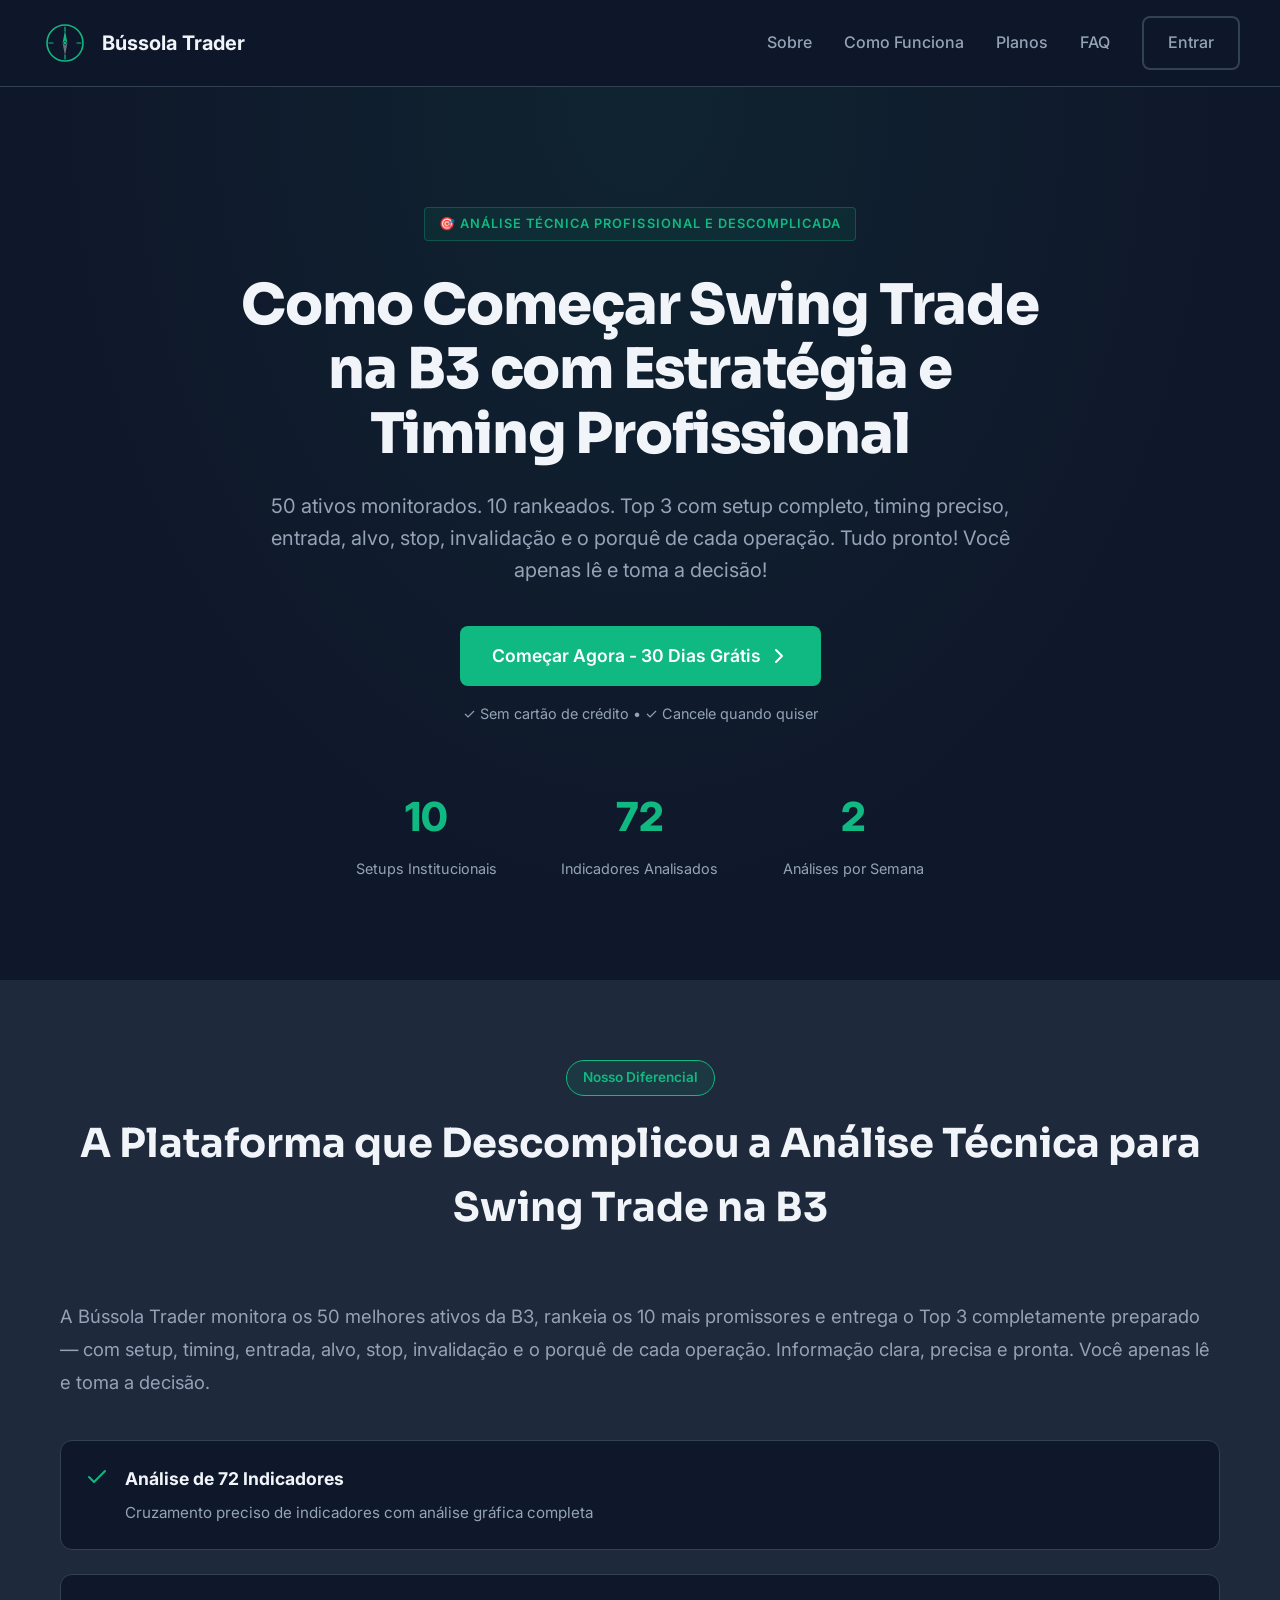
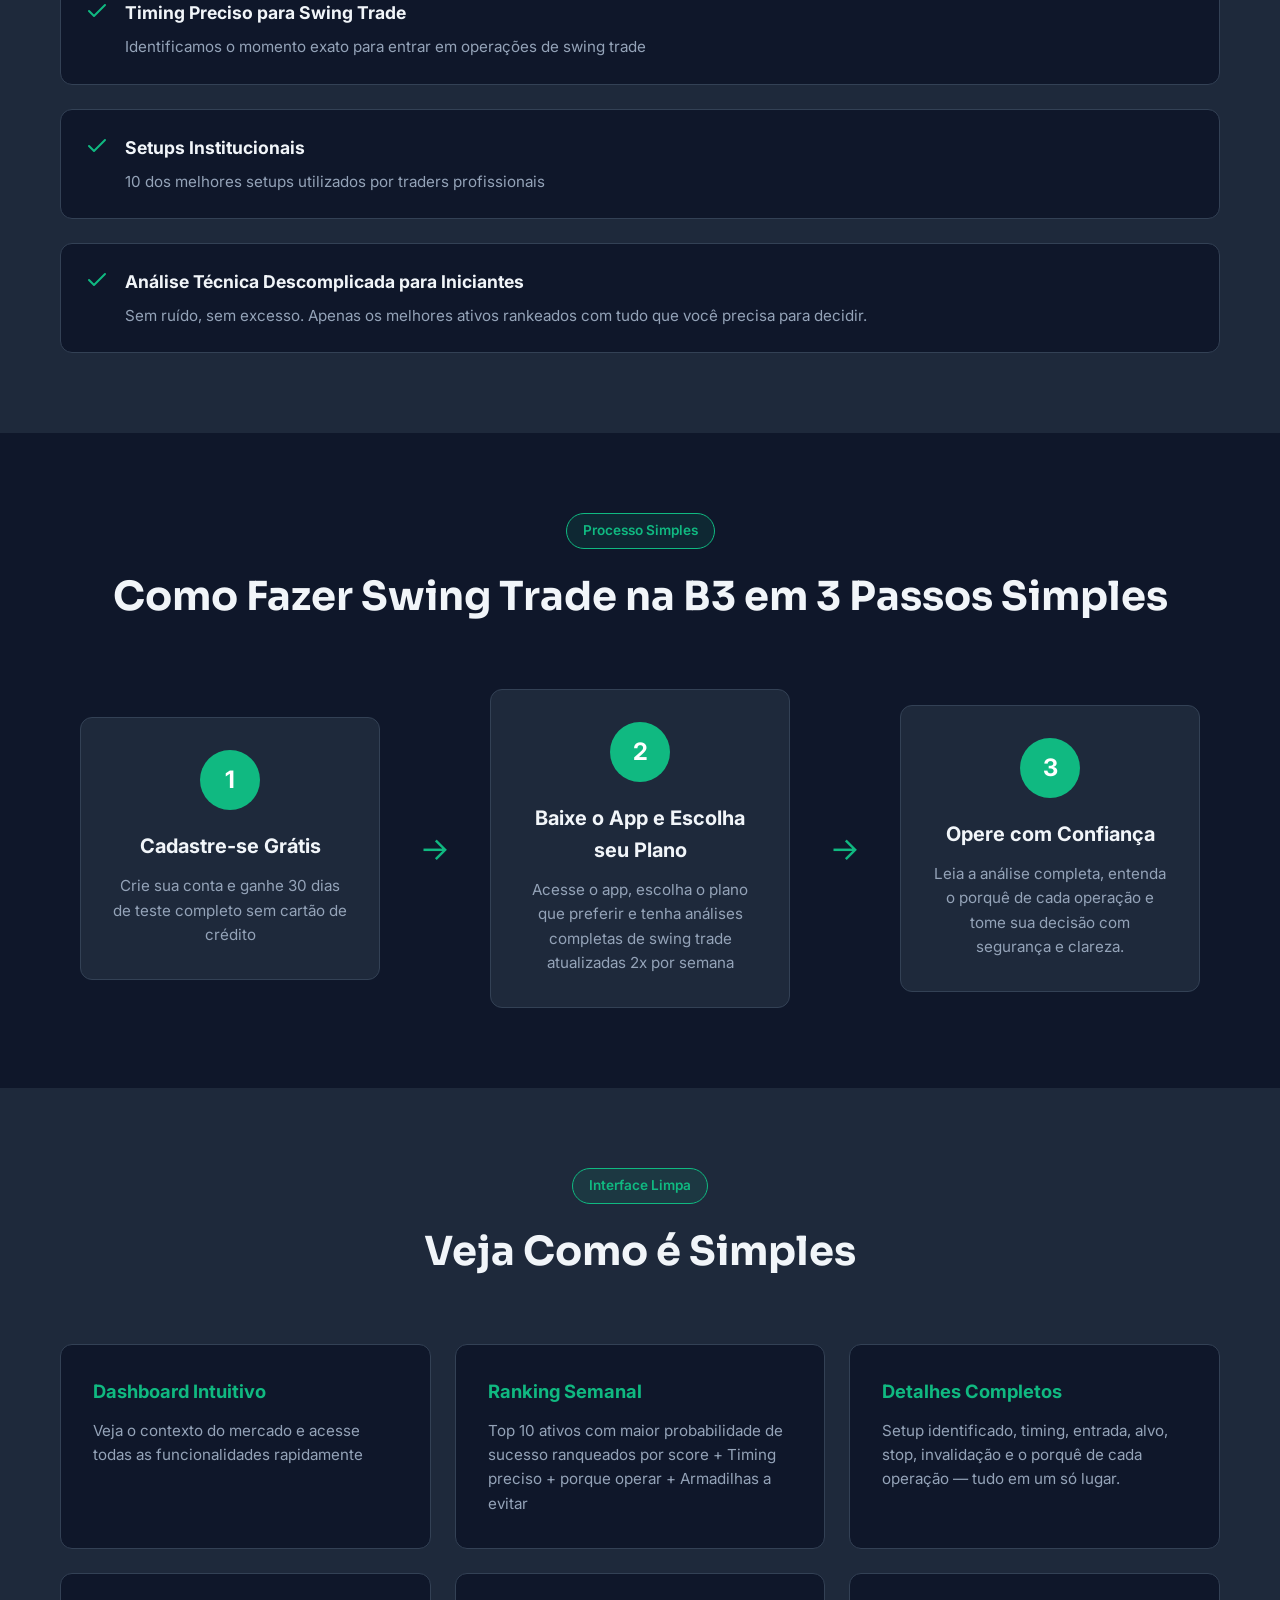
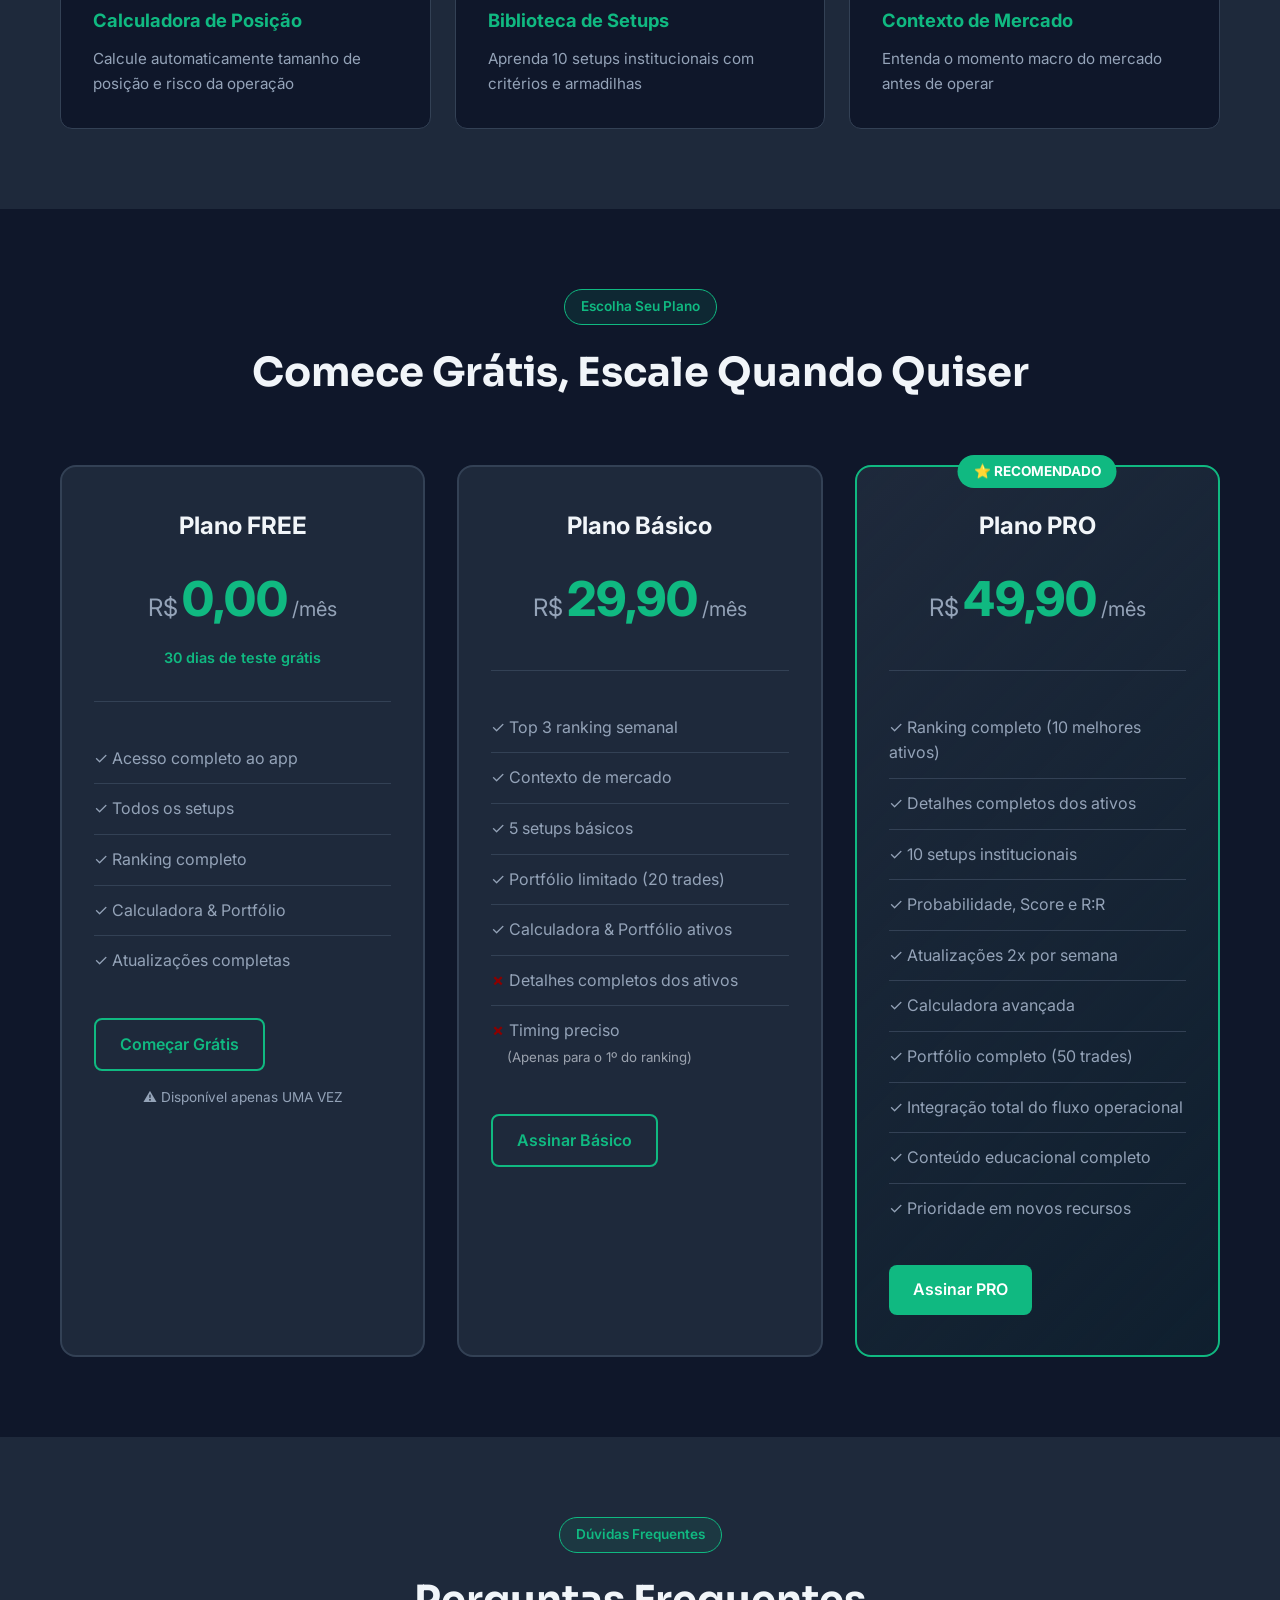
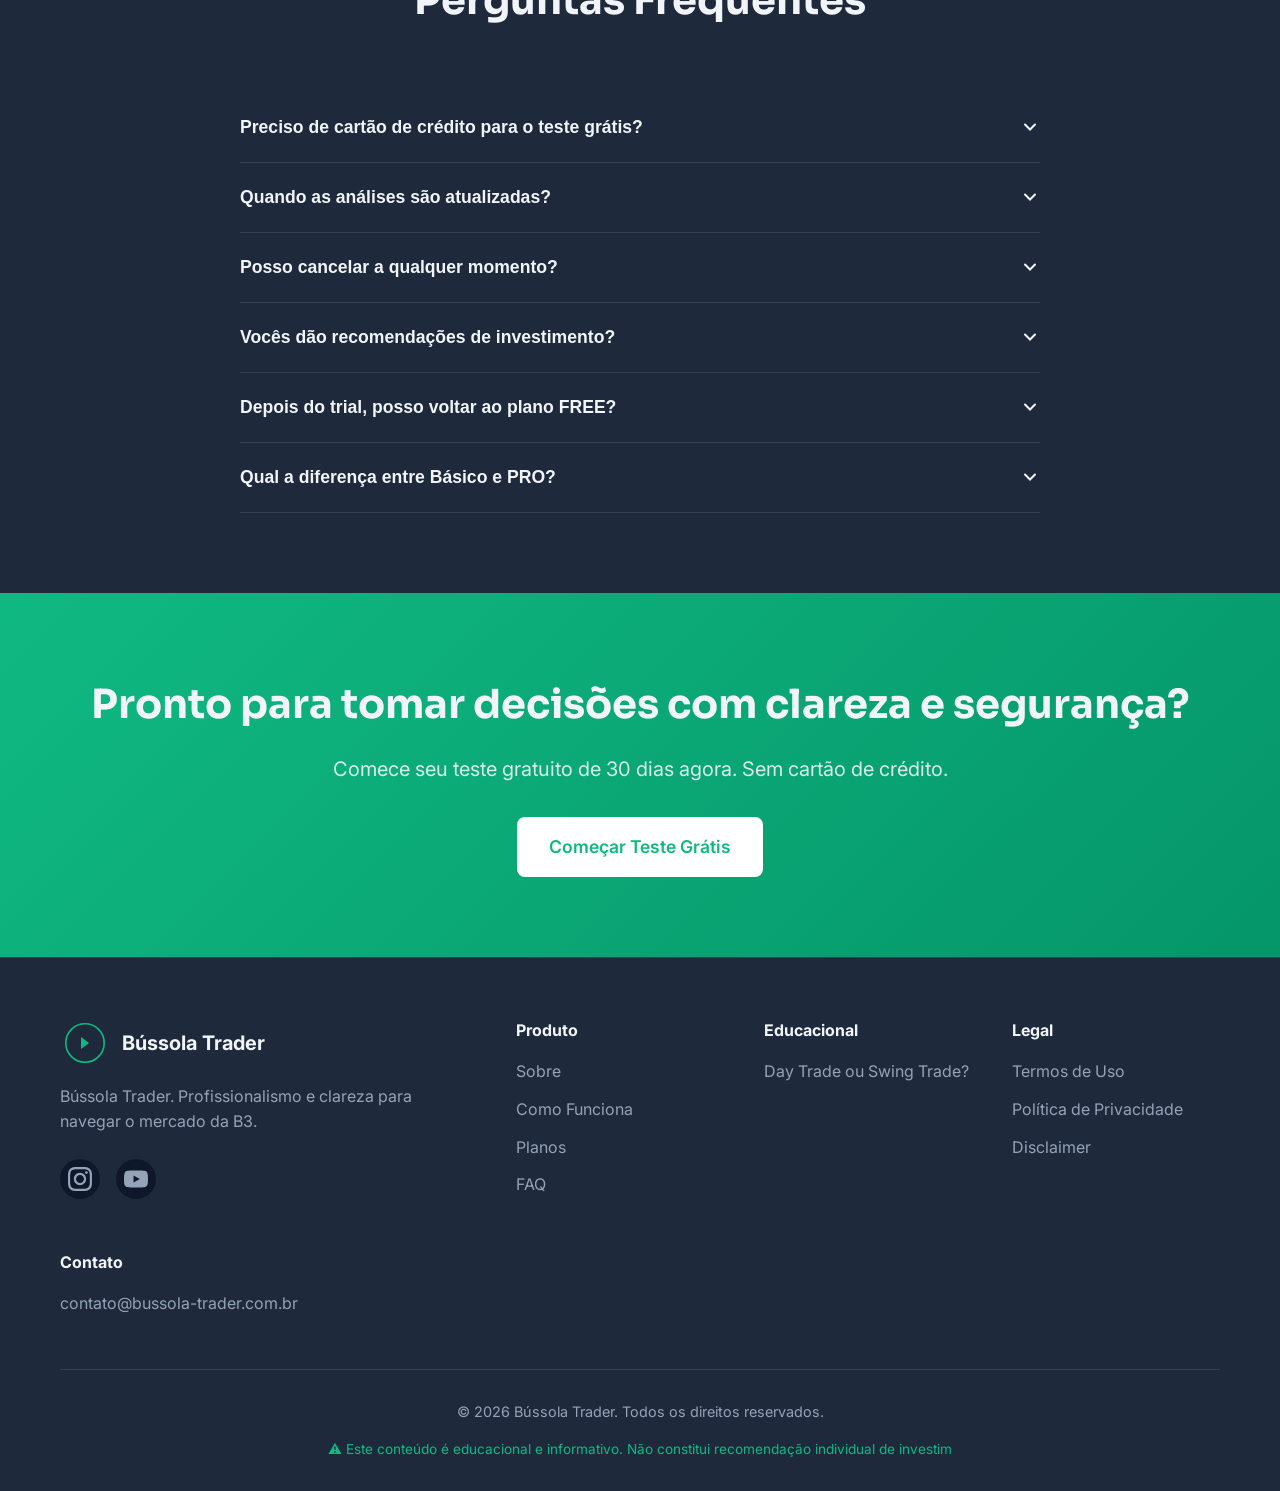
<file: index.html>
<!DOCTYPE html>
<html lang="pt-BR">
<head>
    <meta charset="UTF-8">
    <meta name="viewport" content="width=device-width, initial-scale=1.0">
    <meta name="description" content="Quer saber como começar swing trade na B3 sem complicação? A Bússola Trader entrega análises técnicas completas, ranking dos melhores ativos e timing preciso 2x por semana. Teste grátis por 30 dias.">
    <title>Bússola Trader | Como Começar Swing Trade na B3 com Estratégia e Timing</title>

    <!-- Open Graph -->
    <meta property="og:title" content="Bússola Trader | Como Começar Swing Trade na B3 com Estratégia e Timing">
    <meta property="og:description" content="Análises técnicas completas de ações da B3, 2x por semana. Score proprietário, timing preciso e setups institucionais. Comece grátis por 30 dias.">
    <meta property="og:url" content="https://www.bussola-trader.com.br/">
    <meta property="og:type" content="website">
    <meta property="og:site_name" content="Bússola Trader">

    <!-- Google tag (gtag.js) -->
    <script async src="https://www.googletagmanager.com/gtag/js?id=G-F1XJDC59D6"></script>
    <script>
      window.dataLayer = window.dataLayer || [];
      function gtag(){dataLayer.push(arguments);}
      gtag('js', new Date());
      gtag('config', 'G-F1XJDC59D6');
    </script>
    <link rel="icon" type="image/x-icon" href="/favicon.ico">
    <link rel="icon" type="image/png" sizes="32x32" href="/favicon-32x32.png">
    <link rel="icon" type="image/png" sizes="16x16" href="/favicon-16x16.png">
    <link rel="apple-touch-icon" sizes="180x180" href="/apple-touch-icon.png">
    <link rel="stylesheet" href="styles.css">
    <link rel="preconnect" href="https://fonts.googleapis.com">
    <link rel="preconnect" href="https://fonts.gstatic.com" crossorigin>
    <link href="https://fonts.googleapis.com/css2?family=Inter:wght@300;400;500;600;700;800&family=Sora:wght@700;800&display=swap" rel="stylesheet">
</head>
<body>
    <!-- Header -->
    <header class="header">
        <nav class="nav container">
            <div class="nav-logo">
                <div class="logo-circle">
                    <svg width="40" height="40" viewBox="0 0 100 100" fill="none" xmlns="http://www.w3.org/2000/svg">
                        <circle cx="50" cy="50" r="45" stroke="#10B981" stroke-width="4"/>
                        <circle cx="50" cy="50" r="4" fill="#10B981"/>
                        <line x1="50" y1="10" x2="50" y2="20" stroke="#10B981" stroke-width="3" stroke-linecap="round"/>
                        <line x1="50" y1="80" x2="50" y2="90" stroke="#10B981" stroke-width="3" stroke-linecap="round"/>
                        <line x1="10" y1="50" x2="20" y2="50" stroke="#10B981" stroke-width="3" stroke-linecap="round"/>
                        <line x1="80" y1="50" x2="90" y2="50" stroke="#10B981" stroke-width="3" stroke-linecap="round"/>
                        <polygon points="50,18 56,50 50,44 44,50" fill="#10B981"/>
                        <polygon points="50,82 44,50 50,56 56,50" fill="#6B7280"/>
                    </svg>
                </div>
                <span class="logo-text">Bússola Trader</span>
            </div>
            <div class="nav-links">
                <a href="#sobre">Sobre</a>
                <a href="#como-funciona">Como Funciona</a>
                <a href="#planos">Planos</a>
                <a href="#faq">FAQ</a>
                <a href="https://app.bussola-trader.com.br/login" class="btn-secondary">Entrar</a>
            </div>
            <button class="mobile-menu-btn" id="mobileMenuBtn">
                <span></span>
                <span></span>
                <span></span>
            </button>
        </nav>
    </header>

    <!-- Hero Section -->
    <section class="hero">
        <div class="container">
            <div class="hero-content">
                <div class="hero-badge">🎯 Análise Técnica Profissional e Descomplicada</div>
                <h1 class="hero-title">Como Começar Swing Trade na B3 com Estratégia e Timing Profissional</h1>
                <p class="hero-subtitle">50 ativos monitorados. 10 rankeados. Top 3 com setup completo, timing preciso, entrada, alvo, stop, invalidação e o porquê de cada operação. Tudo pronto! Você apenas lê e toma a decisão!</p>
                <div class="hero-cta">
                    <a href="#planos" class="btn-primary btn-large">
                        Começar Agora - 30 Dias Grátis
                        <svg width="20" height="20" viewBox="0 0 20 20" fill="none">
                            <path d="M7 4L13 10L7 16" stroke="currentColor" stroke-width="2" stroke-linecap="round" stroke-linejoin="round"/>
                        </svg>
                    </a>
                    <p class="hero-note">✓ Sem cartão de crédito • ✓ Cancele quando quiser</p>
                </div>
                <div class="hero-stats">
                    <div class="stat">
                        <div class="stat-number">10</div>
                        <div class="stat-label">Setups Institucionais</div>
                    </div>
                    <div class="stat">
                        <div class="stat-number">72</div>
                        <div class="stat-label">Indicadores Analisados</div>
                    </div>
                    <div class="stat">
                        <div class="stat-number">2</div>
                        <div class="stat-label">Análises por Semana</div>
                    </div>
                </div>
            </div>
        </div>
    </section>

    <!-- Sobre / Diferencial -->
    <section class="about" id="sobre">
        <div class="container">
            <div class="section-header">
                <span class="section-badge">Nosso Diferencial</span>
                <h2 class="section-title">A Plataforma que Descomplicou a Análise Técnica para Swing Trade na B3</h2>
            </div>
            <div class="about-content">
                <div class="about-text">
                    <p class="about-description">
                        A Bússola Trader monitora os 50 melhores ativos da B3, rankeia os 10 mais promissores e entrega o Top 3 completamente preparado — com setup, timing, entrada, alvo, stop, invalidação e o porquê de cada operação. Informação clara, precisa e pronta. Você apenas lê e toma a decisão.
                    </p>
                    <div class="features-list">
                        <div class="feature-item">
                            <svg class="check-icon" width="24" height="24" viewBox="0 0 24 24" fill="none">
                                <path d="M20 6L9 17L4 12" stroke="#10B981" stroke-width="2" stroke-linecap="round" stroke-linejoin="round"/>
                            </svg>
                            <div>
                                <h3>Análise de 72 Indicadores</h3>
                                <p>Cruzamento preciso de indicadores com análise gráfica completa</p>
                            </div>
                        </div>
                        <div class="feature-item">
                            <svg class="check-icon" width="24" height="24" viewBox="0 0 24 24" fill="none">
                                <path d="M20 6L9 17L4 12" stroke="#10B981" stroke-width="2" stroke-linecap="round" stroke-linejoin="round"/>
                            </svg>
                            <div>
                                <h3>Timing Preciso para Swing Trade</h3>
                                <p>Identificamos o momento exato para entrar em operações de swing trade</p>
                            </div>
                        </div>
                        <div class="feature-item">
                            <svg class="check-icon" width="24" height="24" viewBox="0 0 24 24" fill="none">
                                <path d="M20 6L9 17L4 12" stroke="#10B981" stroke-width="2" stroke-linecap="round" stroke-linejoin="round"/>
                            </svg>
                            <div>
                                <h3>Setups Institucionais</h3>
                                <p>10 dos melhores setups utilizados por traders profissionais</p>
                            </div>
                        </div>
                        <div class="feature-item">
                            <svg class="check-icon" width="24" height="24" viewBox="0 0 24 24" fill="none">
                                <path d="M20 6L9 17L4 12" stroke="#10B981" stroke-width="2" stroke-linecap="round" stroke-linejoin="round"/>
                            </svg>
                            <div>
                                <h3>Análise Técnica Descomplicada para Iniciantes</h3>
                                <p>Sem ruído, sem excesso. Apenas os melhores ativos rankeados com tudo que você precisa para decidir.</p>
                            </div>
                        </div>
                    </div>
                </div>
            </div>
        </div>
    </section>

    <!-- Como Funciona -->
    <section class="how-it-works" id="como-funciona">
        <div class="container">
            <div class="section-header">
                <span class="section-badge">Processo Simples</span>
                <h2 class="section-title">Como Fazer Swing Trade na B3 em 3 Passos Simples</h2>
            </div>
            <div class="steps">
                <div class="step">
                    <div class="step-number">1</div>
                    <h3>Cadastre-se Grátis</h3>
                    <p>Crie sua conta e ganhe 30 dias de teste completo sem cartão de crédito</p>
                </div>
                <div class="step-arrow">→</div>
                <div class="step">
                    <div class="step-number">2</div>
                    <h3>Baixe o App e Escolha seu Plano</h3>
                    <p>Acesse o app, escolha o plano que preferir e tenha análises completas de swing trade atualizadas 2x por semana</p>
                </div>
                <div class="step-arrow">→</div>
                <div class="step">
                    <div class="step-number">3</div>
                    <h3>Opere com Confiança</h3>
                    <p>Leia a análise completa, entenda o porquê de cada operação e tome sua decisão com segurança e clareza.</p>
                </div>
            </div>
        </div>
    </section>

    <!-- App Screenshots -->
    <section class="screenshots">
        <div class="container">
            <div class="section-header">
                <span class="section-badge">Interface Limpa</span>
                <h2 class="section-title">Veja Como é Simples</h2>
            </div>
            <div class="screenshots-grid">
                <div class="screenshot-card">
                    <h3>Dashboard Intuitivo</h3>
                    <p>Veja o contexto do mercado e acesse todas as funcionalidades rapidamente</p>
                </div>
                <div class="screenshot-card">
                    <h3>Ranking Semanal</h3>
                    <p>Top 10 ativos com maior probabilidade de sucesso ranqueados por score + Timing preciso + porque operar + Armadilhas a evitar</p>
                </div>
                <div class="screenshot-card">
                    <h3>Detalhes Completos</h3>
                    <p>Setup identificado, timing, entrada, alvo, stop, invalidação e o porquê de cada operação — tudo em um só lugar.</p>
                </div>
                <div class="screenshot-card">
                    <h3>Calculadora de Posição</h3>
                    <p>Calcule automaticamente tamanho de posição e risco da operação</p>
                </div>
                <div class="screenshot-card">
                    <h3>Biblioteca de Setups</h3>
                    <p>Aprenda 10 setups institucionais com critérios e armadilhas</p>
                </div>
                <div class="screenshot-card">
                    <h3>Contexto de Mercado</h3>
                    <p>Entenda o momento macro do mercado antes de operar</p>
                </div>
            </div>
        </div>
    </section>

    <!-- Planos -->
    <section class="pricing" id="planos">
        <div class="container">
            <div class="section-header">
                <span class="section-badge">Escolha Seu Plano</span>
                <h2 class="section-title">Comece Grátis, Escale Quando Quiser</h2>
            </div>
            <div class="pricing-cards">
                <!-- FREE -->
                <div class="pricing-card">
                    <div class="pricing-header">
                        <h3>Plano FREE</h3>
                        <div class="price">
                            <span class="currency">R$</span>
                            <span class="amount">0,00</span>
                            <span class="period">/mês</span>
                        </div>
                        <p class="trial-badge">30 dias de teste grátis</p>
                    </div>
                    <ul class="features">
                        <li>✓ Acesso completo ao app</li>
                        <li>✓ Todos os setups</li>
                        <li>✓ Ranking completo</li>
                        <li>✓ Calculadora & Portfólio</li>
                        <li>✓ Atualizações completas</li>
                    </ul>
                    <a href="https://app.bussola-trader.com.br/cadastro" class="btn-outline">Começar Grátis</a>
                    <p class="note">⚠️ Disponível apenas UMA VEZ</p>
                </div>

                <!-- BÁSICO -->
                <div class="pricing-card">
                    <div class="pricing-header">
                        <h3>Plano Básico</h3>
                        <div class="price">
                            <span class="currency">R$</span>
                            <span class="amount">29,90</span>
                            <span class="period">/mês</span>
                        </div>
                    </div>
                    <ul class="features">
                        <li>✓ Top 3 ranking semanal</li>
                        <li>✓ Contexto de mercado</li>
                        <li>✓ 5 setups básicos</li>
                        <li>✓ Portfólio limitado (20 trades)</li>
                        <li>✓ Calculadora & Portfólio ativos</li>
                        <li><strong style="color:#8B0000;">✗</strong> Detalhes completos dos ativos</li>
                        <li><strong style="color:#8B0000;">✗</strong> Timing preciso<br><small style="color:#9CA3AF; margin-left: 16px;">(Apenas para o 1º do ranking)</small></li>
                    </ul>
                    <a href="https://app.bussola-trader.com.br/cadastro" class="btn-outline">Assinar Básico</a>
                </div>

                <!-- PRO -->
                <div class="pricing-card featured">
                    <div class="badge-recommended">⭐ RECOMENDADO</div>
                    <div class="pricing-header">
                        <h3>Plano PRO</h3>
                        <div class="price">
                            <span class="currency">R$</span>
                            <span class="amount">49,90</span>
                            <span class="period">/mês</span>
                        </div>
                    </div>
                    <ul class="features">
                        <li>✓ Ranking completo (10 melhores ativos)</li>
                        <li>✓ Detalhes completos dos ativos</li>
                        <li>✓ 10 setups institucionais</li>
                        <li>✓ Probabilidade, Score e R:R</li>
                        <li>✓ Atualizações 2x por semana</li>
                        <li>✓ Calculadora avançada</li>
                        <li>✓ Portfólio completo (50 trades)</li>
                        <li>✓ Integração total do fluxo operacional</li>
                        <li>✓ Conteúdo educacional completo</li>
                        <li>✓ Prioridade em novos recursos</li>
                    </ul>
                    <a href="https://app.bussola-trader.com.br/cadastro" class="btn-primary">Assinar PRO</a>
                </div>
            </div>
        </div>
    </section>

    <!-- FAQ -->
    <section class="faq" id="faq">
        <div class="container">
            <div class="section-header">
                <span class="section-badge">Dúvidas Frequentes</span>
                <h2 class="section-title">Perguntas Frequentes</h2>
            </div>
            <div class="faq-list">
                <div class="faq-item">
                    <button class="faq-question">
                        <span>Preciso de cartão de crédito para o teste grátis?</span>
                        <svg class="faq-icon" width="20" height="20" viewBox="0 0 20 20" fill="none">
                            <path d="M5 7.5L10 12.5L15 7.5" stroke="currentColor" stroke-width="2" stroke-linecap="round"/>
                        </svg>
                    </button>
                    <div class="faq-answer">
                        <p>Não! Os 30 dias de teste são completamente gratuitos e não exigem cadastro de cartão de crédito. Você pode usar todas as funcionalidades do plano PRO sem compromisso.</p>
                    </div>
                </div>
                <div class="faq-item">
                    <button class="faq-question">
                        <span>Quando as análises são atualizadas?</span>
                        <svg class="faq-icon" width="20" height="20" viewBox="0 0 20 20" fill="none">
                            <path d="M5 7.5L10 12.5L15 7.5" stroke="currentColor" stroke-width="2" stroke-linecap="round"/>
                        </svg>
                    </button>
                    <div class="faq-answer">
                        <p>As análises são realizadas duas vezes por semana, às terças e quintas-feiras, antes da abertura do mercado. Operar fora desses dias pode resultar em uso de dados desatualizados.</p>
                    </div>
                </div>
                <div class="faq-item">
                    <button class="faq-question">
                        <span>Posso cancelar a qualquer momento?</span>
                        <svg class="faq-icon" width="20" height="20" viewBox="0 0 20 20" fill="none">
                            <path d="M5 7.5L10 12.5L15 7.5" stroke="currentColor" stroke-width="2" stroke-linecap="round"/>
                        </svg>
                    </button>
                    <div class="faq-answer">
                        <p>Sim! O cancelamento pode ser feito a qualquer momento direto no app. O acesso permanece ativo até o final do período contratado. Não geramos reembolso retroativo.</p>
                    </div>
                </div>
                <div class="faq-item">
                    <button class="faq-question">
                        <span>Vocês dão recomendações de investimento?</span>
                        <svg class="faq-icon" width="20" height="20" viewBox="0 0 20 20" fill="none">
                            <path d="M5 7.5L10 12.5L15 7.5" stroke="currentColor" stroke-width="2" stroke-linecap="round"/>
                        </svg>
                    </button>
                    <div class="faq-answer">
                        <p>Não. Este conteúdo é EDUCACIONAL e INFORMATIVO. Não constitui recomendação individual de investimento. Risco é inerente ao mercado financeiro. Opere apenas com capital que pode perder.</p>
                    </div>
                </div>
                <div class="faq-item">
                    <button class="faq-question">
                        <span>Depois do trial, posso voltar ao plano FREE?</span>
                        <svg class="faq-icon" width="20" height="20" viewBox="0 0 20 20" fill="none">
                            <path d="M5 7.5L10 12.5L15 7.5" stroke="currentColor" stroke-width="2" stroke-linecap="round"/>
                        </svg>
                    </button>
                    <div class="faq-answer">
                        <p>Não. O plano FREE de 30 dias é exclusivo para novos usuários e pode ser usado apenas UMA VEZ. Após o período de teste, você pode escolher entre os planos Básico ou PRO.</p>
                    </div>
                </div>
                <div class="faq-item">
                    <button class="faq-question">
                        <span>Qual a diferença entre Básico e PRO?</span>
                        <svg class="faq-icon" width="20" height="20" viewBox="0 0 20 20" fill="none">
                            <path d="M5 7.5L10 12.5L15 7.5" stroke="currentColor" stroke-width="2" stroke-linecap="round"/>
                        </svg>
                    </button>
                    <div class="faq-answer">
                        <p>O Básico mostra apenas o Top 3 ranking com informações resumidas (ranges de probabilidade e score). O PRO dá acesso completo: ranking com todos os ativos, detalhes completos incluindo entrada/stop/alvo, timing preciso, 10 setups institucionais e portfólio completo.</p>
                    </div>
                </div>
            </div>
        </div>
    </section>

    <!-- CTA Final -->
    <section class="cta-final">
        <div class="container">
            <div class="cta-content">
                <h2>Pronto para tomar decisões com clareza e segurança?</h2>
                <p>Comece seu teste gratuito de 30 dias agora. Sem cartão de crédito.</p>
                <a href="#planos" class="btn-primary btn-large">Começar Teste Grátis</a>
            </div>
        </div>
    </section>

    <!-- Footer -->
    <footer class="footer">
        <div class="container">
            <div class="footer-content">
                <div class="footer-column">
                    <div class="footer-logo">
                        <div class="logo-circle">
                            <svg width="40" height="40" viewBox="0 0 100 100" fill="none" xmlns="http://www.w3.org/2000/svg">
                                <circle cx="50" cy="50" r="48" stroke="#10B981" stroke-width="4"/>
                                <path d="M40 35 L40 65 L60 50 Z" fill="#10B981"/>
                            </svg>
                        </div>
                        <span>Bússola Trader</span>
                    </div>
                    <p class="footer-description">Bússola Trader. Profissionalismo e clareza para navegar o mercado da B3.</p>
                    <div class="social-links">
                        <a href="https://instagram.com/bussolatrader" target="_blank" aria-label="Instagram">
                            <svg width="24" height="24" fill="currentColor" viewBox="0 0 24 24">
                                <path d="M12 2.163c3.204 0 3.584.012 4.85.07 3.252.148 4.771 1.691 4.919 4.919.058 1.265.069 1.645.069 4.849 0 3.205-.012 3.584-.069 4.849-.149 3.225-1.664 4.771-4.919 4.919-1.266.058-1.644.07-4.85.07-3.204 0-3.584-.012-4.849-.07-3.26-.149-4.771-1.699-4.919-4.92-.058-1.265-.07-1.644-.07-4.849 0-3.204.013-3.583.07-4.849.149-3.227 1.664-4.771 4.919-4.919 1.266-.057 1.645-.069 4.849-.069zm0-2.163c-3.259 0-3.667.014-4.947.072-4.358.2-6.78 2.618-6.98 6.98-.059 1.281-.073 1.689-.073 4.948 0 3.259.014 3.668.072 4.948.2 4.358 2.618 6.78 6.98 6.98 1.281.058 1.689.072 4.948.072 3.259 0 3.668-.014 4.948-.072 4.354-.2 6.782-2.618 6.979-6.98.059-1.28.073-1.689.073-4.948 0-3.259-.014-3.667-.072-4.947-.196-4.354-2.617-6.78-6.979-6.98-1.281-.059-1.69-.073-4.949-.073zm0 5.838c-3.403 0-6.162 2.759-6.162 6.162s2.759 6.163 6.162 6.163 6.162-2.759 6.162-6.163c0-3.403-2.759-6.162-6.162-6.162zm0 10.162c-2.209 0-4-1.79-4-4 0-2.209 1.791-4 4-4s4 1.791 4 4c0 2.21-1.791 4-4 4zm6.406-11.845c-.796 0-1.441.645-1.441 1.44s.645 1.44 1.441 1.44c.795 0 1.439-.645 1.439-1.44s-.644-1.44-1.439-1.44z"/>
                            </svg>
                        </a>
                        <a href="https://youtube.com/@bussolatrader" target="_blank" aria-label="YouTube">
                            <svg width="24" height="24" fill="currentColor" viewBox="0 0 24 24">
                                <path d="M23.498 6.186a3.016 3.016 0 0 0-2.122-2.136C19.505 3.545 12 3.545 12 3.545s-7.505 0-9.377.505A3.017 3.017 0 0 0 .502 6.186C0 8.07 0 12 0 12s0 3.93.502 5.814a3.016 3.016 0 0 0 2.122 2.136c1.871.505 9.376.505 9.376.505s7.505 0 9.377-.505a3.015 3.015 0 0 0 2.122-2.136C24 15.93 24 12 24 12s0-3.93-.502-5.814zM9.545 15.568V8.432L15.818 12l-6.273 3.568z"/>
                            </svg>
                        </a>
                    </div>
                </div>
                <div class="footer-column">
                    <h4>Produto</h4>
                    <ul>
                        <li><a href="#sobre">Sobre</a></li>
                        <li><a href="#como-funciona">Como Funciona</a></li>
                        <li><a href="#planos">Planos</a></li>
                        <li><a href="#faq">FAQ</a></li>
                    </ul>
                </div>
                <div class="footer-column">
                    <h4>Educacional</h4>
                    <ul>
                        <li><a href="/day-trade-ou-swing-trade.html">Day Trade ou Swing Trade?</a></li>
                    </ul>
                </div>
                <div class="footer-column">
                    <h4>Legal</h4>
                    <ul>
                        <li><a href="/termos-de-uso.html">Termos de Uso</a></li>
                        <li><a href="/politica-de-privacidade.html">Política de Privacidade</a></li>
                        <li><a href="/disclaimer.html">Disclaimer</a></li>
                    </ul>
                </div>
                <div class="footer-column">
                    <h4>Contato</h4>
                    <ul>
                    <li><a href="mailto:contato&#64;bussola-trader&#46;com&#46;br">contato&#64;bussola-trader&#46;com&#46;br</a></li>    
                    </ul>
                </div>
            </div>
            <div class="footer-bottom">
                <p>&copy; 2026 Bússola Trader. Todos os direitos reservados.</p>
                <p class="disclaimer-text">⚠️ Este conteúdo é educacional e informativo. Não constitui recomendação individual de investim
</file>
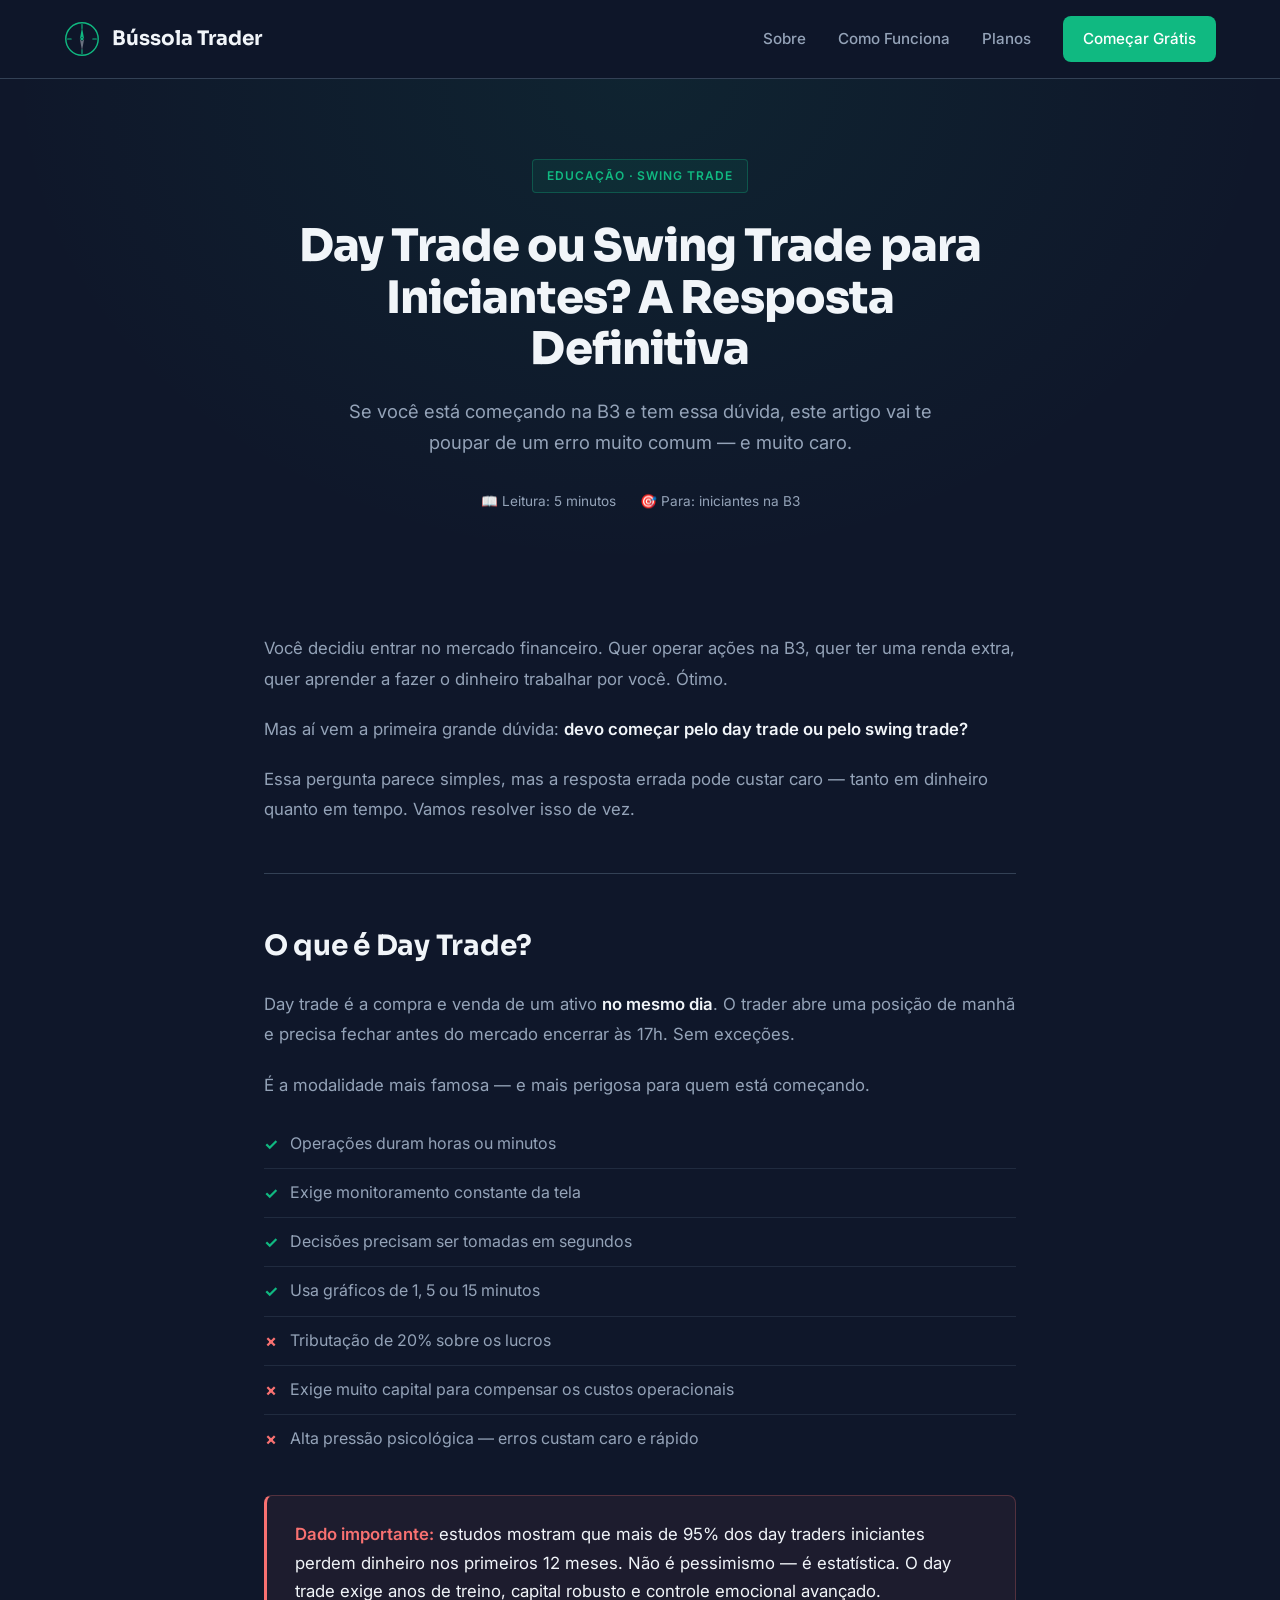
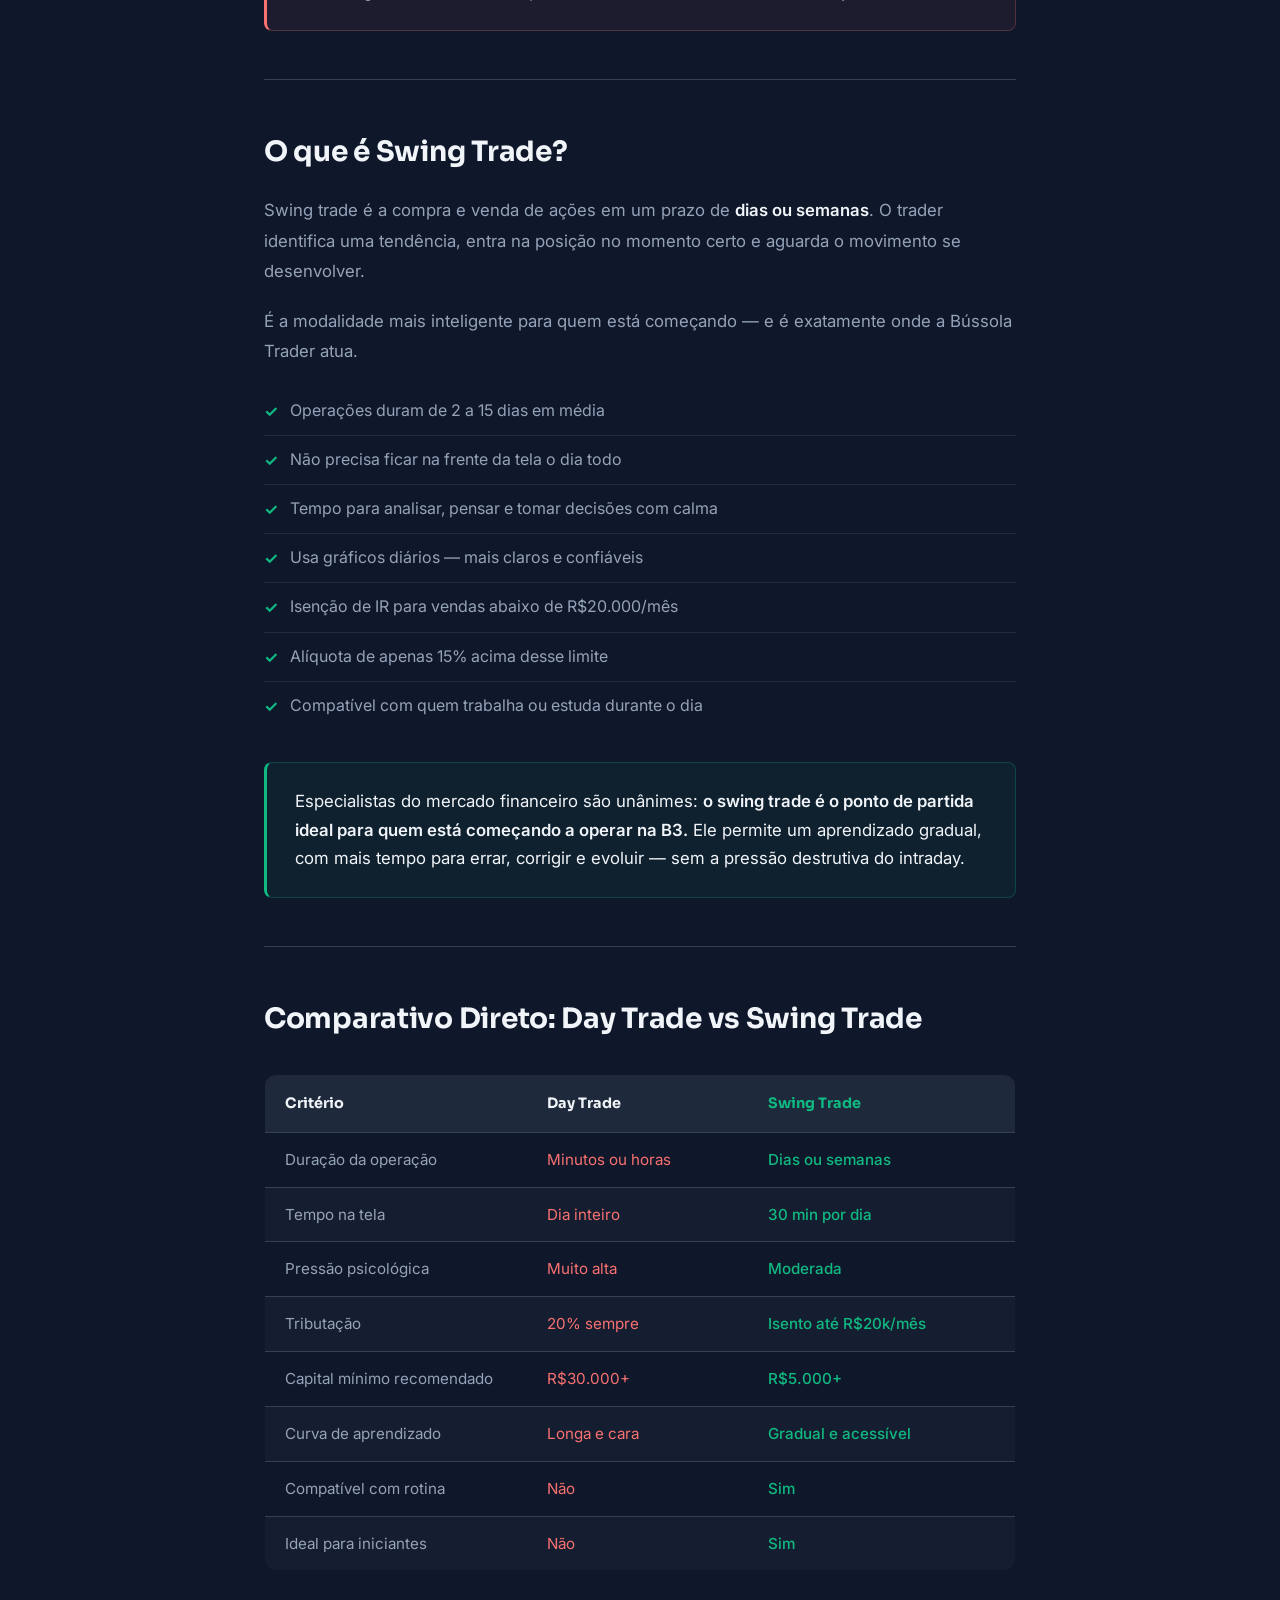
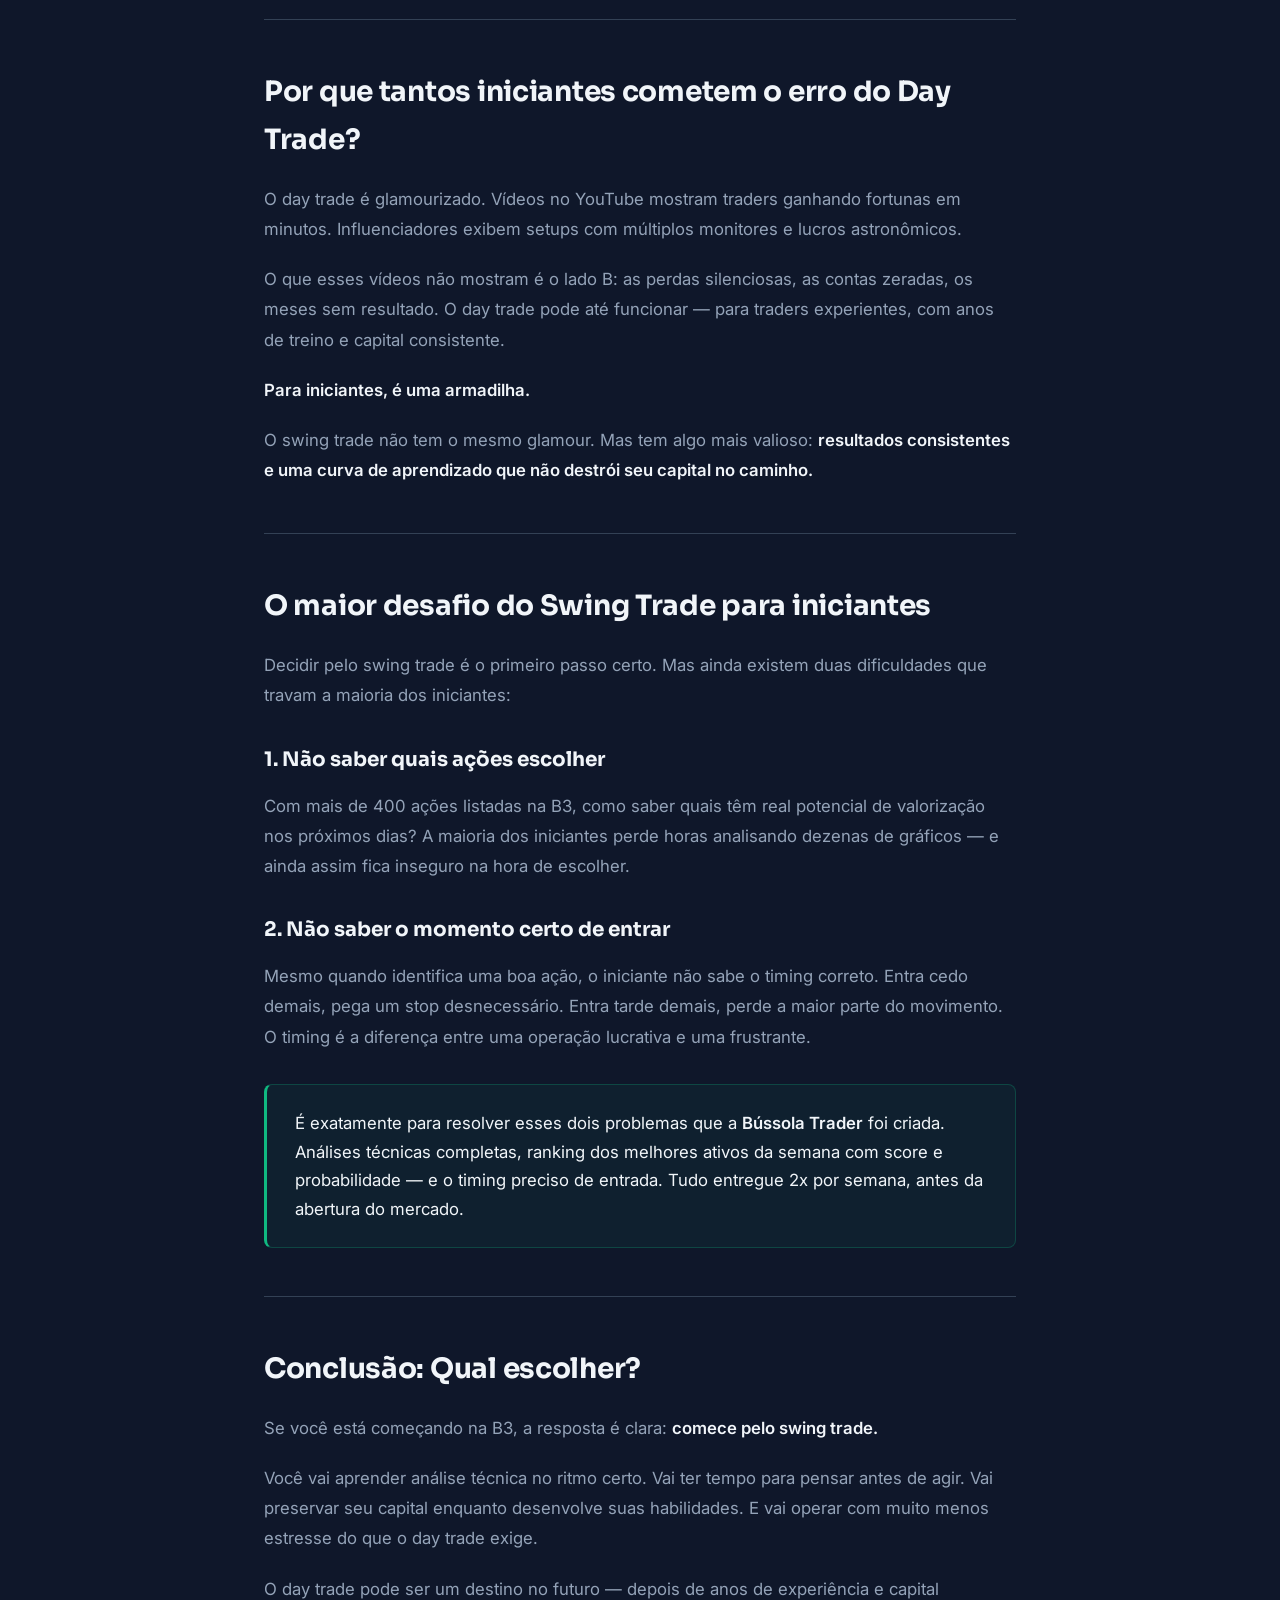
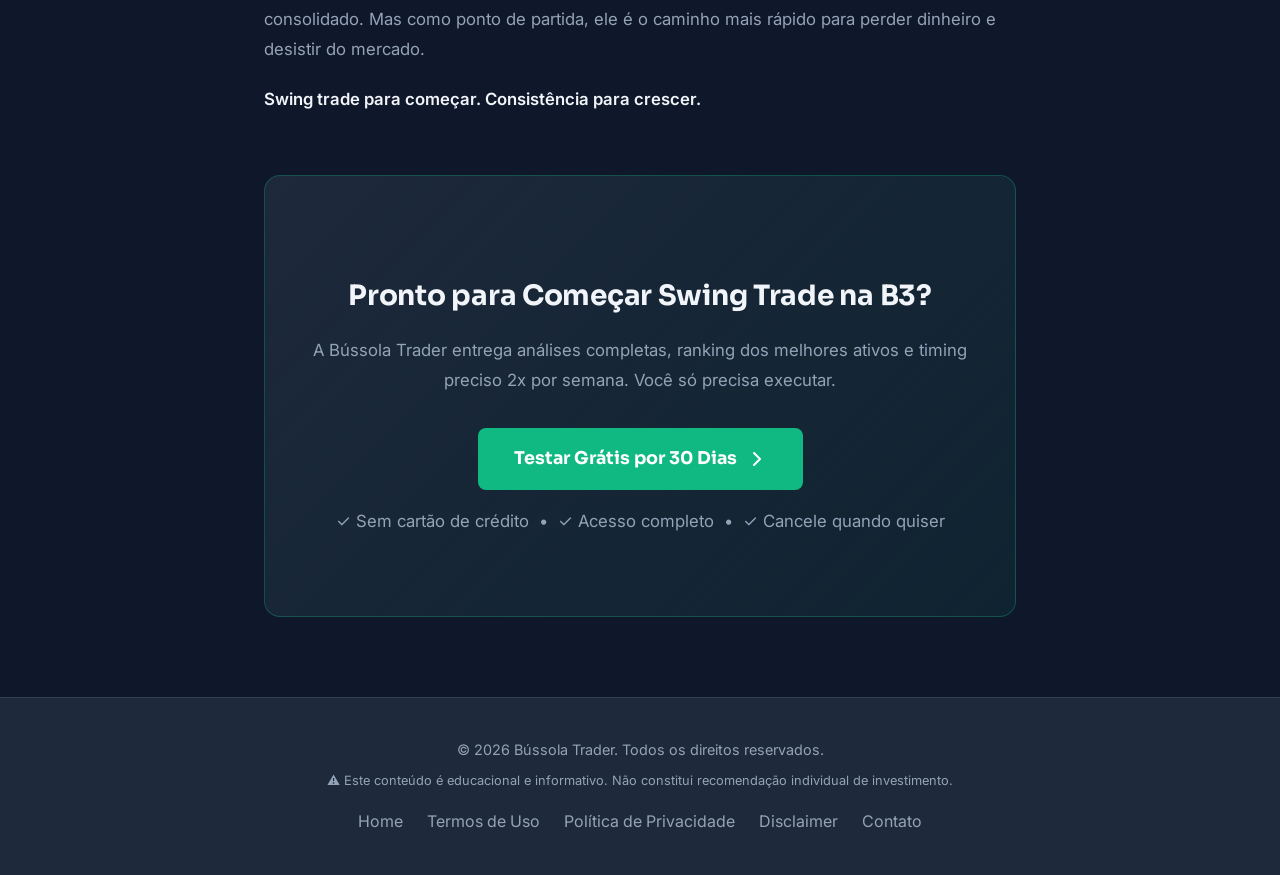
<file: day-trade-ou-swing-trade.html>
<!DOCTYPE html>
<html lang="pt-BR">
<head>
    <meta charset="UTF-8">
    <meta name="viewport" content="width=device-width, initial-scale=1.0">
    <meta name="description" content="Day trade ou swing trade: qual o melhor para iniciantes na B3? Descubra as diferenças, riscos e qual estratégia é mais inteligente para quem está começando a operar ações.">
    <title>Day Trade ou Swing Trade para Iniciantes? A Resposta Definitiva | Bússola Trader</title>

    <!-- Open Graph -->
    <meta property="og:title" content="Day Trade ou Swing Trade para Iniciantes? A Resposta Definitiva">
    <meta property="og:description" content="Descubra qual estratégia é mais inteligente para quem está começando a operar ações na B3.">
    <meta property="og:url" content="https://www.bussola-trader.com.br/day-trade-ou-swing-trade.html">
    <meta property="og:type" content="article">
    <meta property="og:site_name" content="Bússola Trader">

    <!-- Google tag (gtag.js) -->
    <script async src="https://www.googletagmanager.com/gtag/js?id=G-F1XJDC59D6"></script>
    <script>
      window.dataLayer = window.dataLayer || [];
      function gtag(){dataLayer.push(arguments);}
      gtag('js', new Date());
      gtag('config', 'G-F1XJDC59D6');
    </script>

    <link rel="icon" type="image/x-icon" href="/favicon.ico">
    <link rel="icon" type="image/png" sizes="32x32" href="/favicon-32x32.png">
    <link rel="icon" type="image/png" sizes="16x16" href="/favicon-16x16.png">
    <link rel="apple-touch-icon" sizes="180x180" href="/apple-touch-icon.png">
    <link rel="preconnect" href="https://fonts.googleapis.com">
    <link rel="preconnect" href="https://fonts.gstatic.com" crossorigin>
    <link href="https://fonts.googleapis.com/css2?family=Inter:wght@300;400;500;600;700;800&family=Sora:wght@700;800&display=swap" rel="stylesheet">

    <style>
        * { margin: 0; padding: 0; box-sizing: border-box; }

        :root {
            --primary: #10B981;
            --primary-dark: #059669;
            --bg-dark: #0F172A;
            --bg-card: #1E293B;
            --text-primary: #F1F5F9;
            --text-secondary: #94A3B8;
            --border: #334155;
        }

        html { scroll-behavior: smooth; }

        body {
            font-family: 'Inter', sans-serif;
            background: var(--bg-dark);
            color: var(--text-primary);
            line-height: 1.7;
        }

        h1, h2, h3 { font-family: 'Sora', sans-serif; }

        .container {
            max-width: 800px;
            margin: 0 auto;
            padding: 0 24px;
        }

        /* Header */
        .header {
            background: rgba(15, 23, 42, 0.95);
            backdrop-filter: blur(10px);
            border-bottom: 1px solid var(--border);
            position: sticky;
            top: 0;
            z-index: 1000;
        }

        .nav {
            max-width: 1200px;
            margin: 0 auto;
            padding: 1rem 24px;
            display: flex;
            justify-content: space-between;
            align-items: center;
        }

        .nav-logo {
            display: flex;
            align-items: center;
            gap: 12px;
            text-decoration: none;
        }

        .logo-text {
            font-size: 1.25rem;
            font-weight: 700;
            color: var(--text-primary);
            font-family: 'Sora', sans-serif;
        }

        .nav-links {
            display: flex;
            align-items: center;
            gap: 2rem;
        }

        .nav-links a {
            color: var(--text-secondary);
            text-decoration: none;
            font-weight: 500;
            transition: color 0.3s;
            font-size: 0.95rem;
        }

        .nav-links a:hover { color: var(--primary); }

        .btn-primary {
            background: var(--primary);
            color: #000000;
            padding: 10px 20px;
            border-radius: 8px;
            font-weight: 800;
            text-decoration: none;
            font-size: 0.9rem;
            transition: all 0.3s;
        }

        .btn-nav {
            background: var(--primary);
            color: white !important;
            padding: 10px 20px;
            border-radius: 8px;
            font-weight: 800;
            text-decoration: none;
            font-size: 0.9rem;
            transition: all 0.3s;
            display: inline-block;
            -webkit-text-fill-color: white;
        }

        .btn-primary:hover {
            background: var(--primary-dark);
            transform: translateY(-1px);
        }

        /* Article Hero */
        .article-hero {
            padding: 80px 0 60px;
            background: radial-gradient(ellipse at 50% 0%, rgba(16, 185, 129, 0.08) 0%, transparent 70%);
            text-align: center;
        }

        .article-badge {
            display: inline-block;
            padding: 6px 14px;
            background: rgba(16, 185, 129, 0.08);
            border: 1px solid rgba(16, 185, 129, 0.3);
            border-radius: 4px;
            color: var(--primary);
            font-size: 0.75rem;
            font-weight: 600;
            letter-spacing: 0.08em;
            text-transform: uppercase;
            margin-bottom: 28px;
        }

        .article-title {
            font-size: 2.8rem;
            font-weight: 800;
            line-height: 1.15;
            letter-spacing: -0.02em;
            color: var(--text-primary);
            margin-bottom: 20px;
            max-width: 720px;
            margin-left: auto;
            margin-right: auto;
        }

        .article-subtitle {
            font-size: 1.15rem;
            color: var(--text-secondary);
            max-width: 600px;
            margin: 0 auto 32px;
            line-height: 1.7;
        }

        .article-meta {
            display: flex;
            align-items: center;
            justify-content: center;
            gap: 24px;
            font-size: 0.85rem;
            color: var(--text-secondary);
        }

        .article-meta span {
            display: flex;
            align-items: center;
            gap: 6px;
        }

        /* Article Content */
        .article-content {
            padding: 60px 0 80px;
        }

        .article-content h2 {
            font-size: 1.75rem;
            font-weight: 700;
            color: var(--text-primary);
            margin: 48px 0 20px;
            letter-spacing: -0.01em;
        }

        .article-content h3 {
            font-size: 1.25rem;
            font-weight: 700;
            color: var(--text-primary);
            margin: 32px 0 14px;
        }

        .article-content p {
            color: var(--text-secondary);
            margin-bottom: 20px;
            font-size: 1.05rem;
            line-height: 1.8;
        }

        .article-content strong {
            color: var(--text-primary);
            font-weight: 600;
        }

        /* Comparison Table */
        .comparison-table {
            width: 100%;
            border-collapse: collapse;
            margin: 32px 0;
            border-radius: 12px;
            overflow: hidden;
            border: 1px solid var(--border);
        }

        .comparison-table th {
            background: var(--bg-card);
            padding: 16px 20px;
            text-align: left;
            font-family: 'Sora', sans-serif;
            font-size: 0.9rem;
            font-weight: 700;
            color: var(--text-primary);
            border-bottom: 1px solid var(--border);
        }

        .comparison-table th:first-child {
            width: 35%;
        }

        .comparison-table th.swing {
            color: var(--primary);
        }

        .comparison-table td {
            padding: 14px 20px;
            font-size: 0.95rem;
            color: var(--text-secondary);
            border-bottom: 1px solid var(--border);
        }

        .comparison-table tr:last-child td {
            border-bottom: none;
        }

        .comparison-table tr:nth-child(even) td {
            background: rgba(30, 41, 59, 0.4);
        }

        .comparison-table td.swing {
            color: var(--primary);
            font-weight: 500;
        }

        .comparison-table td.danger {
            color: #F87171;
        }

        /* Highlight Box */
        .highlight-box {
            background: rgba(16, 185, 129, 0.06);
            border: 1px solid rgba(16, 185, 129, 0.25);
            border-left: 3px solid var(--primary);
            border-radius: 8px;
            padding: 24px 28px;
            margin: 32px 0;
        }

        .highlight-box p {
            color: var(--text-primary) !important;
            margin: 0;
            font-size: 1.05rem;
            line-height: 1.7;
        }

        /* Warning Box */
        .warning-box {
            background: rgba(248, 113, 113, 0.06);
            border: 1px solid rgba(248, 113, 113, 0.25);
            border-left: 3px solid #F87171;
            border-radius: 8px;
            padding: 24px 28px;
            margin: 32px 0;
        }

        .warning-box p {
            color: var(--text-primary) !important;
            margin: 0;
            font-size: 1.05rem;
            line-height: 1.7;
        }

        .warning-box strong {
            color: #F87171 !important;
        }

        /* Checklist */
        .checklist {
            list-style: none;
            margin: 20px 0 32px;
        }

        .checklist li {
            display: flex;
            align-items: flex-start;
            gap: 12px;
            padding: 10px 0;
            color: var(--text-secondary);
            font-size: 1rem;
            border-bottom: 1px solid rgba(51, 65, 85, 0.5);
        }

        .checklist li:last-child { border-bottom: none; }

        .checklist li::before {
            content: '✓';
            color: var(--primary);
            font-weight: 700;
            font-size: 1rem;
            flex-shrink: 0;
            margin-top: 1px;
        }

        .checklist li.danger::before {
            content: '✗';
            color: #F87171;
        }

        /* CTA Box */
        .cta-box {
            background: linear-gradient(135deg, var(--bg-card) 0%, rgba(16, 185, 129, 0.08) 100%);
            border: 1px solid rgba(16, 185, 129, 0.3);
            border-radius: 16px;
            padding: 48px 40px;
            text-align: center;
            margin: 60px 0 0;
        }

        .cta-box h2 {
            font-size: 1.75rem;
            margin-bottom: 16px;
            color: var(--text-primary);
        }

        .cta-box p {
            color: var(--text-secondary);
            margin-bottom: 32px;
            font-size: 1.05rem;
        }

        .cta-box .btn-cta {
            display: inline-flex;
            align-items: center;
            gap: 10px;
            background: var(--primary);
            color: white;
            padding: 16px 36px;
            border-radius: 8px;
            font-weight: 700;
            font-size: 1.1rem;
            text-decoration: none;
            transition: all 0.3s;
            font-family: 'Sora', sans-serif;
        }

        .cta-box .btn-cta:hover {
            background: var(--primary-dark);
            transform: translateY(-2px);
            box-shadow: 0 10px 30px rgba(16, 185, 129, 0.3);
        }

        .cta-note {
            margin-top: 16px;
            font-size: 0.85rem;
            color: var(--text-secondary);
        }

        /* Divider */
        .divider {
            border: none;
            border-top: 1px solid var(--border);
            margin: 48px 0;
        }

        /* Footer */
        .footer {
            background: var(--bg-card);
            border-top: 1px solid var(--border);
            padding: 40px 0;
            text-align: center;
        }

        .footer p {
            color: var(--text-secondary);
            font-size: 0.9rem;
            margin-bottom: 8px;
        }

        .footer a {
            color: var(--text-secondary);
            text-decoration: none;
            transition: color 0.3s;
        }

        .footer a:hover { color: var(--primary); }

        .footer-links {
            display: flex;
            justify-content: center;
            gap: 24px;
            margin-top: 16px;
            flex-wrap: wrap;
        }

        /* Responsive */
        @media (max-width: 768px) {
            .article-title { font-size: 2rem; }
            .nav-links { display: none; }
            .cta-box { padding: 32px 24px; }
            .comparison-table { font-size: 0.85rem; }
            .comparison-table th, .comparison-table td { padding: 10px 12px; }
        }
    </style>
</head>
<body>

    <!-- Header -->
    <header class="header">
        <nav class="nav">
            <a href="/" class="nav-logo">
                <svg width="36" height="36" viewBox="0 0 100 100" fill="none" xmlns="http://www.w3.org/2000/svg">
                    <circle cx="50" cy="50" r="45" stroke="#10B981" stroke-width="4"/>
                    <circle cx="50" cy="50" r="4" fill="#10B981"/>
                    <line x1="50" y1="10" x2="50" y2="20" stroke="#10B981" stroke-width="3" stroke-linecap="round"/>
                    <line x1="50" y1="80" x2="50" y2="90" stroke="#10B981" stroke-width="3" stroke-linecap="round"/>
                    <line x1="10" y1="50" x2="20" y2="50" stroke="#10B981" stroke-width="3" stroke-linecap="round"/>
                    <line x1="80" y1="50" x2="90" y2="50" stroke="#10B981" stroke-width="3" stroke-linecap="round"/>
                    <polygon points="50,18 56,50 50,44 44,50" fill="#10B981"/>
                    <polygon points="50,82 44,50 50,56 56,50" fill="#6B7280"/>
                </svg>
                <span class="logo-text">Bússola Trader</span>
            </a>
            <div class="nav-links">
                <a href="/#sobre">Sobre</a>
                <a href="/#como-funciona">Como Funciona</a>
                <a href="/#planos">Planos</a>
                <a href="https://app.bussola-trader.com.br/cadastro" class="btn-nav">Começar Grátis</a>
            </div>
        </nav>
    </header>

    <!-- Article Hero -->
    <section class="article-hero">
        <div class="container">
            <div class="article-badge">Educação · Swing Trade</div>
            <h1 class="article-title">Day Trade ou Swing Trade para Iniciantes? A Resposta Definitiva</h1>
            <p class="article-subtitle">Se você está começando na B3 e tem essa dúvida, este artigo vai te poupar de um erro muito comum — e muito caro.</p>
            <div class="article-meta">
                <span>📖 Leitura: 5 minutos</span>
                <span>🎯 Para: iniciantes na B3</span>
            </div>
        </div>
    </section>

    <!-- Article Content -->
    <article class="article-content">
        <div class="container">

            <p>Você decidiu entrar no mercado financeiro. Quer operar ações na B3, quer ter uma renda extra, quer aprender a fazer o dinheiro trabalhar por você. Ótimo.</p>

            <p>Mas aí vem a primeira grande dúvida: <strong>devo começar pelo day trade ou pelo swing trade?</strong></p>

            <p>Essa pergunta parece simples, mas a resposta errada pode custar caro — tanto em dinheiro quanto em tempo. Vamos resolver isso de vez.</p>

            <hr class="divider">

            <h2>O que é Day Trade?</h2>

            <p>Day trade é a compra e venda de um ativo <strong>no mesmo dia</strong>. O trader abre uma posição de manhã e precisa fechar antes do mercado encerrar às 17h. Sem exceções.</p>

            <p>É a modalidade mais famosa — e mais perigosa para quem está começando.</p>

            <ul class="checklist">
                <li>Operações duram horas ou minutos</li>
                <li>Exige monitoramento constante da tela</li>
                <li>Decisões precisam ser tomadas em segundos</li>
                <li>Usa gráficos de 1, 5 ou 15 minutos</li>
                <li class="danger">Tributação de 20% sobre os lucros</li>
                <li class="danger">Exige muito capital para compensar os custos operacionais</li>
                <li class="danger">Alta pressão psicológica — erros custam caro e rápido</li>
            </ul>

            <div class="warning-box">
                <p><strong>Dado importante:</strong> estudos mostram que mais de 95% dos day traders iniciantes perdem dinheiro nos primeiros 12 meses. Não é pessimismo — é estatística. O day trade exige anos de treino, capital robusto e controle emocional avançado.</p>
            </div>

            <hr class="divider">

            <h2>O que é Swing Trade?</h2>

            <p>Swing trade é a compra e venda de ações em um prazo de <strong>dias ou semanas</strong>. O trader identifica uma tendência, entra na posição no momento certo e aguarda o movimento se desenvolver.</p>

            <p>É a modalidade mais inteligente para quem está começando — e é exatamente onde a Bússola Trader atua.</p>

            <ul class="checklist">
                <li>Operações duram de 2 a 15 dias em média</li>
                <li>Não precisa ficar na frente da tela o dia todo</li>
                <li>Tempo para analisar, pensar e tomar decisões com calma</li>
                <li>Usa gráficos diários — mais claros e confiáveis</li>
                <li>Isenção de IR para vendas abaixo de R$20.000/mês</li>
                <li>Alíquota de apenas 15% acima desse limite</li>
                <li>Compatível com quem trabalha ou estuda durante o dia</li>
            </ul>

            <div class="highlight-box">
                <p>Especialistas do mercado financeiro são unânimes: <strong>o swing trade é o ponto de partida ideal para quem está começando a operar na B3.</strong> Ele permite um aprendizado gradual, com mais tempo para errar, corrigir e evoluir — sem a pressão destrutiva do intraday.</p>
            </div>

            <hr class="divider">

            <h2>Comparativo Direto: Day Trade vs Swing Trade</h2>

            <table class="comparison-table">
                <thead>
                    <tr>
                        <th>Critério</th>
                        <th class="danger">Day Trade</th>
                        <th class="swing">Swing Trade</th>
                    </tr>
                </thead>
                <tbody>
                    <tr>
                        <td>Duração da operação</td>
                        <td class="danger">Minutos ou horas</td>
                        <td class="swing">Dias ou semanas</td>
                    </tr>
                    <tr>
                        <td>Tempo na tela</td>
                        <td class="danger">Dia inteiro</td>
                        <td class="swing">30 min por dia</td>
                    </tr>
                    <tr>
                        <td>Pressão psicológica</td>
                        <td class="danger">Muito alta</td>
                        <td class="swing">Moderada</td>
                    </tr>
                    <tr>
                        <td>Tributação</td>
                        <td class="danger">20% sempre</td>
                        <td class="swing">Isento até R$20k/mês</td>
                    </tr>
                    <tr>
                        <td>Capital mínimo recomendado</td>
                        <td class="danger">R$30.000+</td>
                        <td class="swing">R$5.000+</td>
                    </tr>
                    <tr>
                        <td>Curva de aprendizado</td>
                        <td class="danger">Longa e cara</td>
                        <td class="swing">Gradual e acessível</td>
                    </tr>
                    <tr>
                        <td>Compatível com rotina</td>
                        <td class="danger">Não</td>
                        <td class="swing">Sim</td>
                    </tr>
                    <tr>
                        <td>Ideal para iniciantes</td>
                        <td class="danger">Não</td>
                        <td class="swing">Sim</td>
                    </tr>
                </tbody>
            </table>

            <hr class="divider">

            <h2>Por que tantos iniciantes cometem o erro do Day Trade?</h2>

            <p>O day trade é glamourizado. Vídeos no YouTube mostram traders ganhando fortunas em minutos. Influenciadores exibem setups com múltiplos monitores e lucros astronômicos.</p>

            <p>O que esses vídeos não mostram é o lado B: as perdas silenciosas, as contas zeradas, os meses sem resultado. O day trade pode até funcionar — para traders experientes, com anos de treino e capital consistente.</p>

            <p><strong>Para iniciantes, é uma armadilha.</strong></p>

            <p>O swing trade não tem o mesmo glamour. Mas tem algo mais valioso: <strong>resultados consistentes e uma curva de aprendizado que não destrói seu capital no caminho.</strong></p>

            <hr class="divider">

            <h2>O maior desafio do Swing Trade para iniciantes</h2>

            <p>Decidir pelo swing trade é o primeiro passo certo. Mas ainda existem duas dificuldades que travam a maioria dos iniciantes:</p>

            <h3>1. Não saber quais ações escolher</h3>
            <p>Com mais de 400 ações listadas na B3, como saber quais têm real potencial de valorização nos próximos dias? A maioria dos iniciantes perde horas analisando dezenas de gráficos — e ainda assim fica inseguro na hora de escolher.</p>

            <h3>2. Não saber o momento certo de entrar</h3>
            <p>Mesmo quando identifica uma boa ação, o iniciante não sabe o timing correto. Entra cedo demais, pega um stop desnecessário. Entra tarde demais, perde a maior parte do movimento. O timing é a diferença entre uma operação lucrativa e uma frustrante.</p>

            <div class="highlight-box">
                <p>É exatamente para resolver esses dois problemas que a <strong>Bússola Trader</strong> foi criada. Análises técnicas completas, ranking dos melhores ativos da semana com score e probabilidade — e o timing preciso de entrada. Tudo entregue 2x por semana, antes da abertura do mercado.</p>
            </div>

            <hr class="divider">

            <h2>Conclusão: Qual escolher?</h2>

            <p>Se você está começando na B3, a resposta é clara: <strong>comece pelo swing trade.</strong></p>

            <p>Você vai aprender análise técnica no ritmo certo. Vai ter tempo para pensar antes de agir. Vai preservar seu capital enquanto desenvolve suas habilidades. E vai operar com muito menos estresse do que o day trade exige.</p>

            <p>O day trade pode ser um destino no futuro — depois de anos de experiência e capital consolidado. Mas como ponto de partida, ele é o caminho mais rápido para perder dinheiro e desistir do mercado.</p>

            <p><strong>Swing trade para começar. Consistência para crescer.</strong></p>

            <!-- CTA Box -->
            <div class="cta-box">
                <h2>Pronto para Começar Swing Trade na B3?</h2>
                <p>A Bússola Trader entrega análises completas, ranking dos melhores ativos e timing preciso 2x por semana. Você só precisa executar.</p>
                <a href="https://app.bussola-trader.com.br/cadastro" class="btn-cta">
                    Testar Grátis por 30 Dias
                    <svg width="20" height="20" viewBox="0 0 20 20" fill="none">
                        <path d="M7 4L13 10L7 16" stroke="currentColor" stroke-width="2" stroke-linecap="round" stroke-linejoin="round"/>
                    </svg>
                </a>
                <p class="cta-note">✓ Sem cartão de crédito &nbsp;•&nbsp; ✓ Acesso completo &nbsp;•&nbsp; ✓ Cancele quando quiser</p>
            </div>

        </div>
    </article>

    <!-- Footer -->
    <footer class="footer">
        <div class="container">
            <p>© 2026 Bússola Trader. Todos os direitos reservados.</p>
            <p style="margin-top: 8px; font-size: 0.8rem;">⚠️ Este conteúdo é educacional e informativo. Não constitui recomendação individual de investimento.</p>
            <div class="footer-links">
                <a href="/">Home</a>
                <a href="/termos-de-uso.html">Termos de Uso</a>
                <a href="/politica-de-privacidade.html">Política de Privacidade</a>
                <a href="/disclaimer.html">Disclaimer</a>
                <a href="mailto:contato@bussola-trader.com.br">Contato</a>
            </div>
        </div>
    </footer>

</body>
</html>
</file>
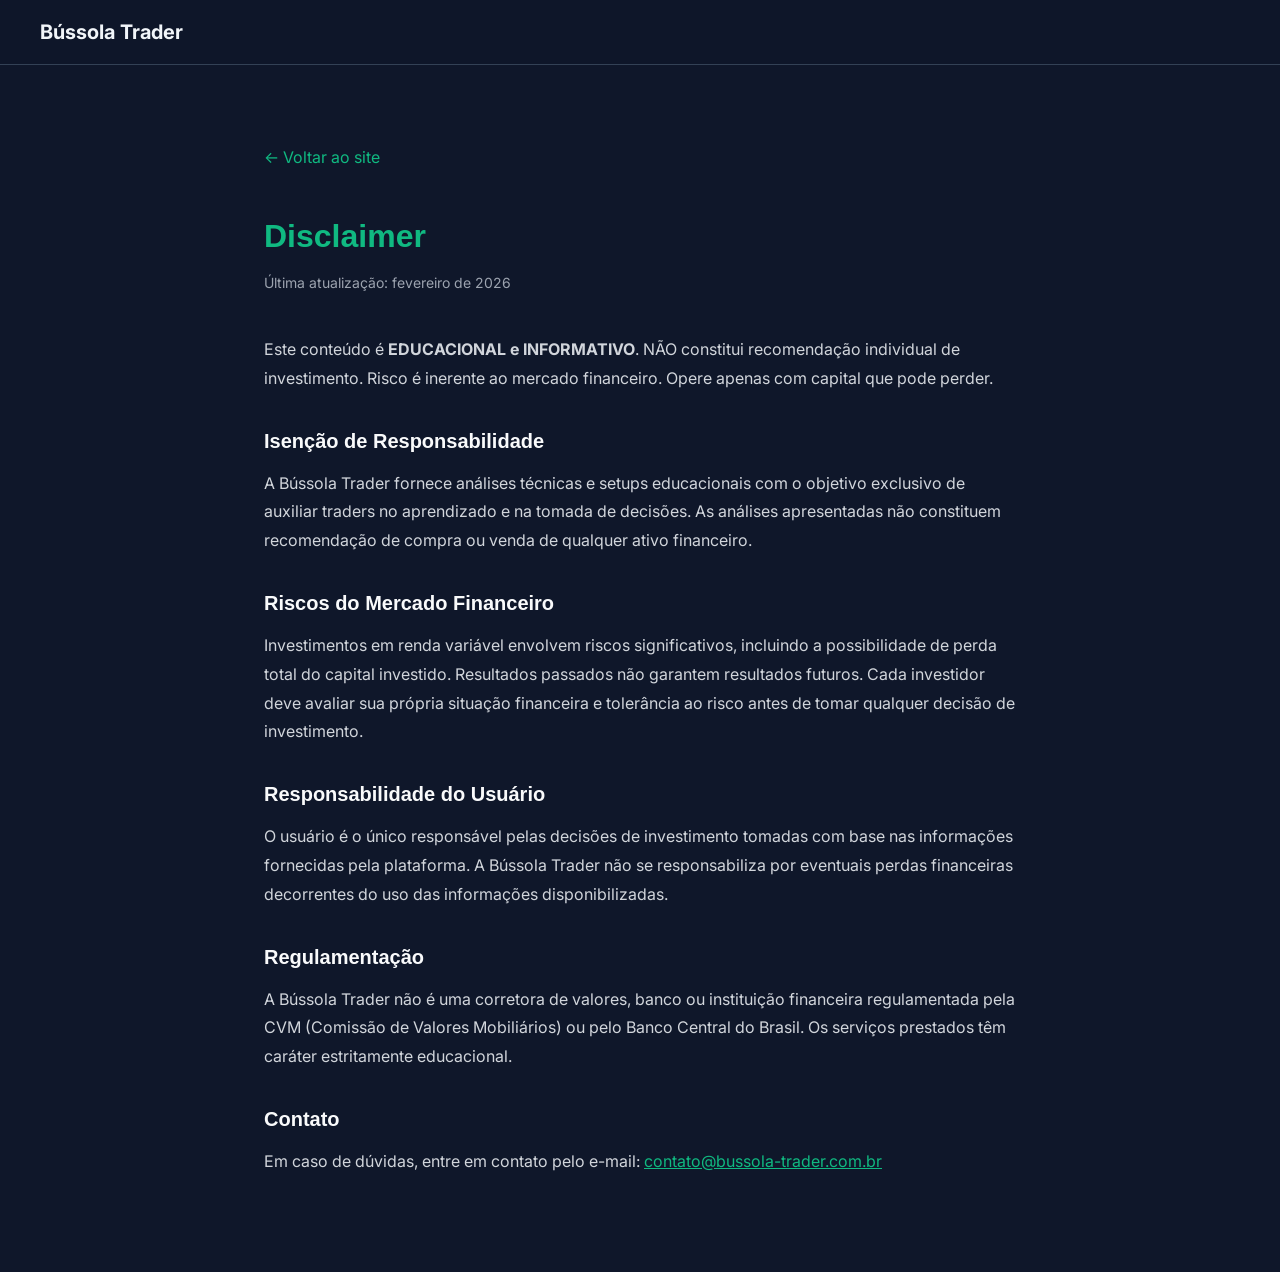
<file: disclaimer.html>
<!DOCTYPE html>
<html lang="pt-BR">
<head>
    <meta charset="UTF-8">
    <meta name="viewport" content="width=device-width, initial-scale=1.0">
    <meta name="description" content="Disclaimer Bússola Trader - Conteúdo educacional e informativo sobre Swing Trade.">
    <title>Disclaimer - Bússola Trader</title>
    <link rel="stylesheet" href="styles.css">
    <link rel="preconnect" href="https://fonts.googleapis.com">
    <link href="https://fonts.googleapis.com/css2?family=Inter:wght@300;400;500;600;700;800&display=swap" rel="stylesheet">
    <style>
        .legal-page { max-width: 800px; margin: 0 auto; padding: 80px 24px; color: #E5E7EB; }
        .legal-page h1 { font-size: 2rem; color: #10B981; margin-bottom: 8px; }
        .legal-page .updated { font-size: 0.875rem; color: #9CA3AF; margin-bottom: 40px; }
        .legal-page h2 { font-size: 1.25rem; color: #F9FAFB; margin: 32px 0 12px; }
        .legal-page p { line-height: 1.8; color: #D1D5DB; margin-bottom: 16px; }
        .legal-page .back-link { display: inline-block; margin-bottom: 40px; color: #10B981; text-decoration: none; }
        .legal-page .back-link:hover { text-decoration: underline; }
    </style>
</head>
<body>
    <header class="header">
        <nav class="nav container">
            <div class="nav-logo">
                <span class="logo-text">Bússola Trader</span>
            </div>
        </nav>
    </header>

    <div class="legal-page">
        <a href="/" class="back-link">← Voltar ao site</a>
        <h1>Disclaimer</h1>
        <p class="updated">Última atualização: fevereiro de 2026</p>

        <p>Este conteúdo é <strong>EDUCACIONAL e INFORMATIVO</strong>. NÃO constitui recomendação individual de investimento. Risco é inerente ao mercado financeiro. Opere apenas com capital que pode perder.</p>

        <h2>Isenção de Responsabilidade</h2>
        <p>A Bússola Trader fornece análises técnicas e setups educacionais com o objetivo exclusivo de auxiliar traders no aprendizado e na tomada de decisões. As análises apresentadas não constituem recomendação de compra ou venda de qualquer ativo financeiro.</p>

        <h2>Riscos do Mercado Financeiro</h2>
        <p>Investimentos em renda variável envolvem riscos significativos, incluindo a possibilidade de perda total do capital investido. Resultados passados não garantem resultados futuros. Cada investidor deve avaliar sua própria situação financeira e tolerância ao risco antes de tomar qualquer decisão de investimento.</p>

        <h2>Responsabilidade do Usuário</h2>
        <p>O usuário é o único responsável pelas decisões de investimento tomadas com base nas informações fornecidas pela plataforma. A Bússola Trader não se responsabiliza por eventuais perdas financeiras decorrentes do uso das informações disponibilizadas.</p>

        <h2>Regulamentação</h2>
        <p>A Bússola Trader não é uma corretora de valores, banco ou instituição financeira regulamentada pela CVM (Comissão de Valores Mobiliários) ou pelo Banco Central do Brasil. Os serviços prestados têm caráter estritamente educacional.</p>

        <h2>Contato</h2>
        <p>Em caso de dúvidas, entre em contato pelo e-mail: <a href="mailto:contato@bussola-trader.com.br" style="color:#10B981;">contato@bussola-trader.com.br</a></p>
    </div>
</body>
</html>
</file>
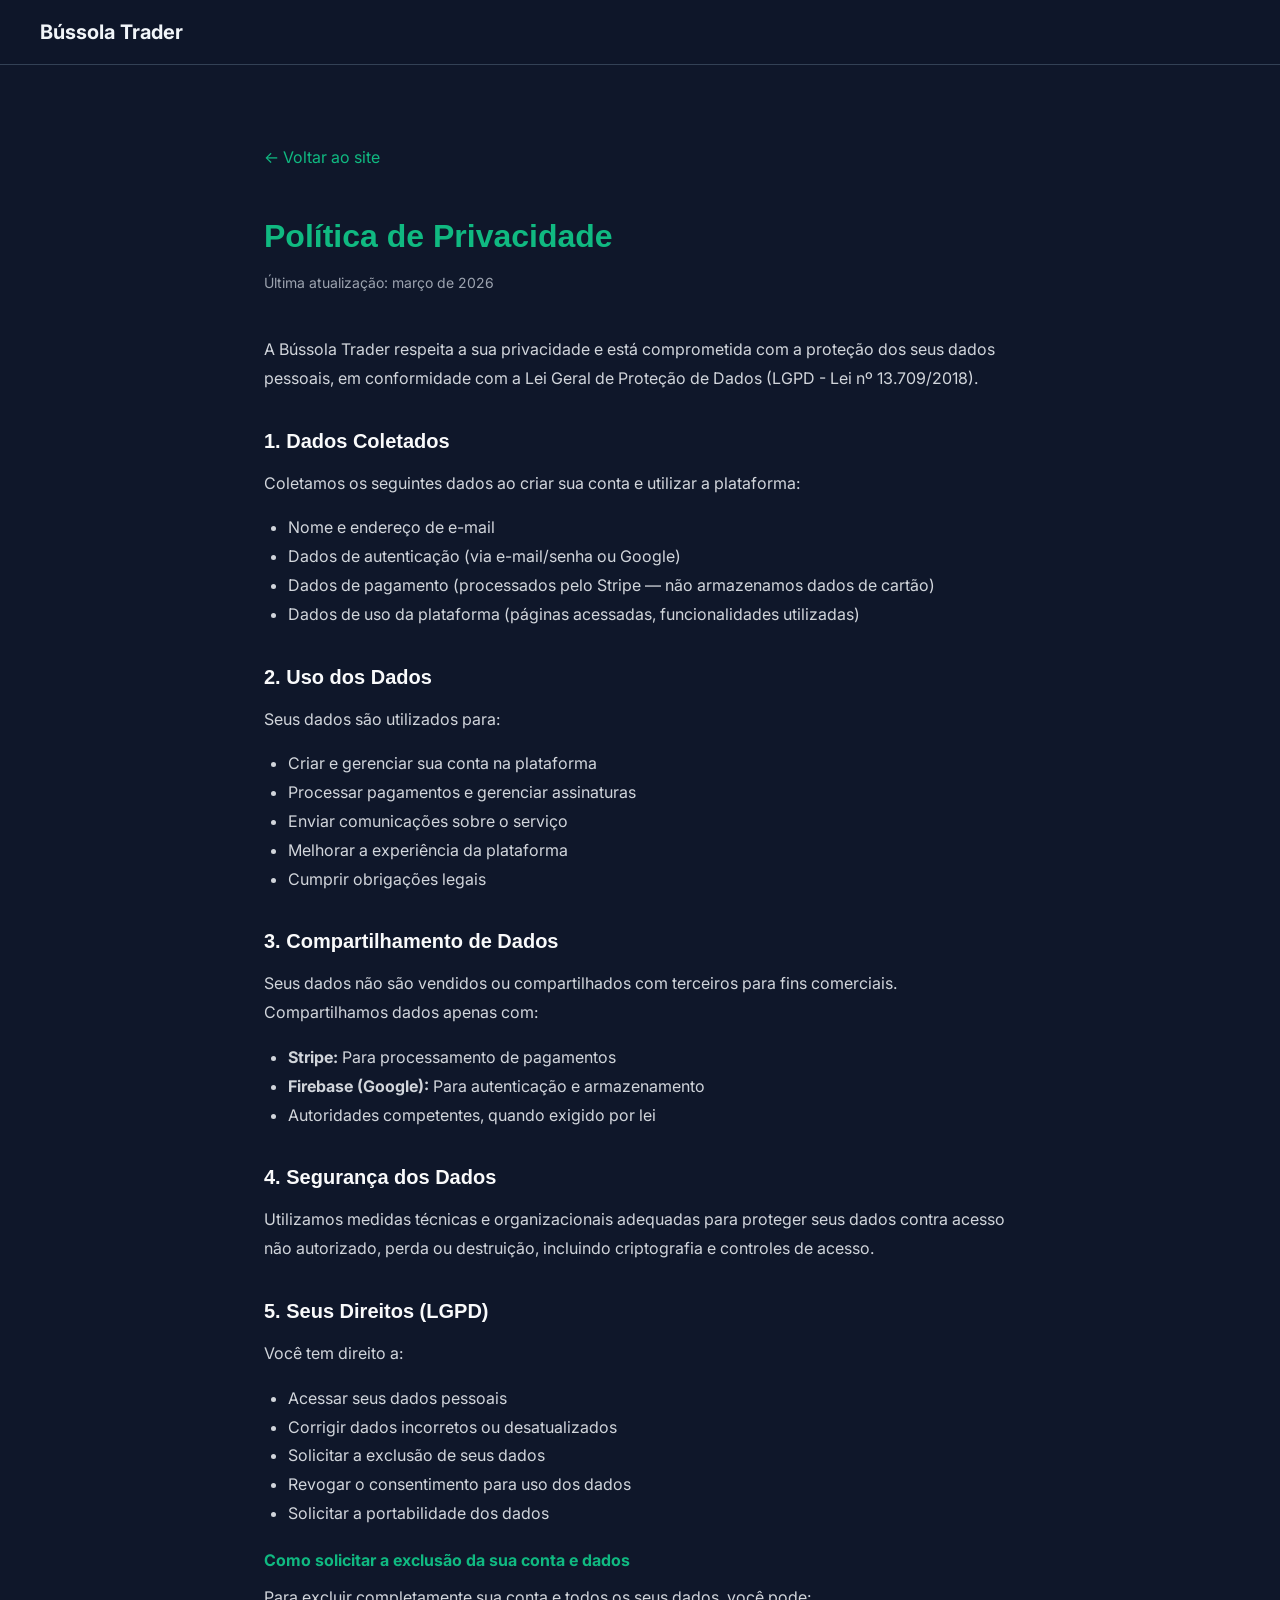
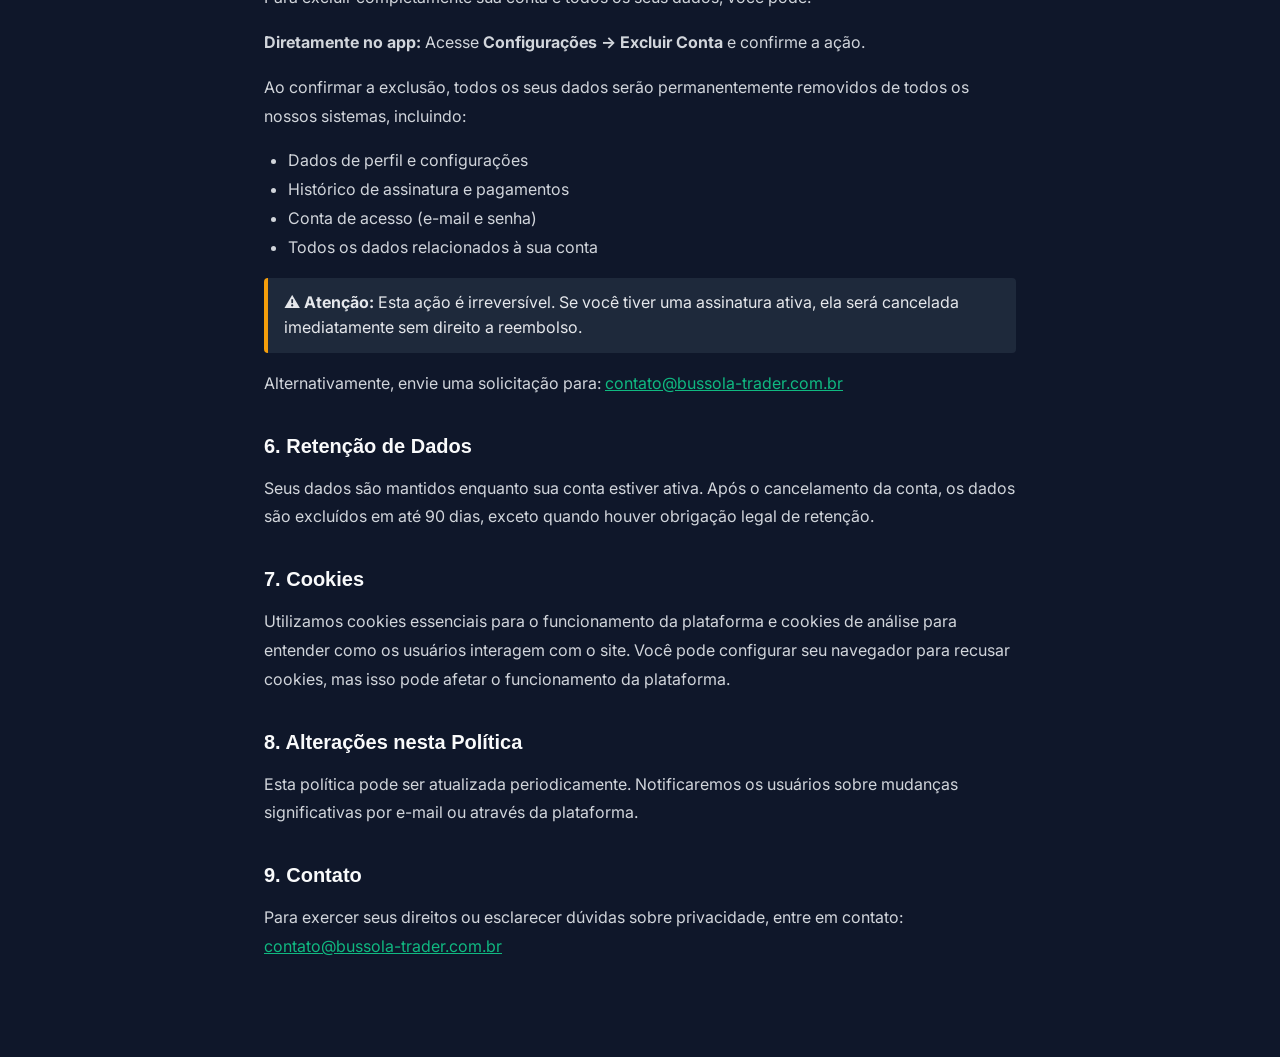
<file: politica-de-privacidade.html>
<!DOCTYPE html>
<html lang="pt-BR">
<head>
    <meta charset="UTF-8">
    <meta name="viewport" content="width=device-width, initial-scale=1.0">
    <meta name="description" content="Política de Privacidade da Bússola Trader.">
    <title>Política de Privacidade - Bússola Trader</title>
    <link rel="stylesheet" href="styles.css">
    <link rel="preconnect" href="https://fonts.googleapis.com">
    <link href="https://fonts.googleapis.com/css2?family=Inter:wght@300;400;500;600;700;800&display=swap" rel="stylesheet">
    <style>
        .legal-page { max-width: 800px; margin: 0 auto; padding: 80px 24px; color: #E5E7EB; }
        .legal-page h1 { font-size: 2rem; color: #10B981; margin-bottom: 8px; }
        .legal-page .updated { font-size: 0.875rem; color: #9CA3AF; margin-bottom: 40px; }
        .legal-page h2 { font-size: 1.25rem; color: #F9FAFB; margin: 32px 0 12px; }
        .legal-page h3 { font-size: 1rem; color: #10B981; margin: 20px 0 10px; }
        .legal-page p { line-height: 1.8; color: #D1D5DB; margin-bottom: 16px; }
        .legal-page ul { margin: 0 0 16px 24px; color: #D1D5DB; line-height: 1.8; }
        .legal-page .back-link { display: inline-block; margin-bottom: 40px; color: #10B981; text-decoration: none; }
        .legal-page .back-link:hover { text-decoration: underline; }
        .legal-page .aviso { background: #1E293B; border-left: 4px solid #f59e0b; padding: 12px 16px; border-radius: 4px; margin-bottom: 16px; }
    </style>
</head>
<body>
    <header class="header">
        <nav class="nav container">
            <div class="nav-logo">
                <span class="logo-text">Bússola Trader</span>
            </div>
        </nav>
    </header>

    <div class="legal-page">
        <a href="/" class="back-link">← Voltar ao site</a>
        <h1>Política de Privacidade</h1>
        <p class="updated">Última atualização: março de 2026</p>

        <p>A Bússola Trader respeita a sua privacidade e está comprometida com a proteção dos seus dados pessoais, em conformidade com a Lei Geral de Proteção de Dados (LGPD - Lei nº 13.709/2018).</p>

        <h2>1. Dados Coletados</h2>
        <p>Coletamos os seguintes dados ao criar sua conta e utilizar a plataforma:</p>
        <ul>
            <li>Nome e endereço de e-mail</li>
            <li>Dados de autenticação (via e-mail/senha ou Google)</li>
            <li>Dados de pagamento (processados pelo Stripe — não armazenamos dados de cartão)</li>
            <li>Dados de uso da plataforma (páginas acessadas, funcionalidades utilizadas)</li>
        </ul>

        <h2>2. Uso dos Dados</h2>
        <p>Seus dados são utilizados para:</p>
        <ul>
            <li>Criar e gerenciar sua conta na plataforma</li>
            <li>Processar pagamentos e gerenciar assinaturas</li>
            <li>Enviar comunicações sobre o serviço</li>
            <li>Melhorar a experiência da plataforma</li>
            <li>Cumprir obrigações legais</li>
        </ul>

        <h2>3. Compartilhamento de Dados</h2>
        <p>Seus dados não são vendidos ou compartilhados com terceiros para fins comerciais. Compartilhamos dados apenas com:</p>
        <ul>
            <li><strong>Stripe:</strong> Para processamento de pagamentos</li>
            <li><strong>Firebase (Google):</strong> Para autenticação e armazenamento</li>
            <li>Autoridades competentes, quando exigido por lei</li>
        </ul>

        <h2>4. Segurança dos Dados</h2>
        <p>Utilizamos medidas técnicas e organizacionais adequadas para proteger seus dados contra acesso não autorizado, perda ou destruição, incluindo criptografia e controles de acesso.</p>

        <h2>5. Seus Direitos (LGPD)</h2>
        <p>Você tem direito a:</p>
        <ul>
            <li>Acessar seus dados pessoais</li>
            <li>Corrigir dados incorretos ou desatualizados</li>
            <li>Solicitar a exclusão de seus dados</li>
            <li>Revogar o consentimento para uso dos dados</li>
            <li>Solicitar a portabilidade dos dados</li>
        </ul>

        <h3>Como solicitar a exclusão da sua conta e dados</h3>
        <p>Para excluir completamente sua conta e todos os seus dados, você pode:</p>
        <p><strong>Diretamente no app:</strong> Acesse <strong>Configurações → Excluir Conta</strong> e confirme a ação.</p>
        <p>Ao confirmar a exclusão, todos os seus dados serão permanentemente removidos de todos os nossos sistemas, incluindo:</p>
        <ul>
            <li>Dados de perfil e configurações</li>
            <li>Histórico de assinatura e pagamentos</li>
            <li>Conta de acesso (e-mail e senha)</li>
            <li>Todos os dados relacionados à sua conta</li>
        </ul>
        <div class="aviso">
            <strong>⚠️ Atenção:</strong> Esta ação é irreversível. Se você tiver uma assinatura ativa, ela será cancelada imediatamente sem direito a reembolso.
        </div>
        <p>Alternativamente, envie uma solicitação para: <a href="mailto:contato@bussola-trader.com.br" style="color:#10B981;">contato@bussola-trader.com.br</a></p>

        <h2>6. Retenção de Dados</h2>
        <p>Seus dados são mantidos enquanto sua conta estiver ativa. Após o cancelamento da conta, os dados são excluídos em até 90 dias, exceto quando houver obrigação legal de retenção.</p>

        <h2>7. Cookies</h2>
        <p>Utilizamos cookies essenciais para o funcionamento da plataforma e cookies de análise para entender como os usuários interagem com o site. Você pode configurar seu navegador para recusar cookies, mas isso pode afetar o funcionamento da plataforma.</p>

        <h2>8. Alterações nesta Política</h2>
        <p>Esta política pode ser atualizada periodicamente. Notificaremos os usuários sobre mudanças significativas por e-mail ou através da plataforma.</p>

        <h2>9. Contato</h2>
        <p>Para exercer seus direitos ou esclarecer dúvidas sobre privacidade, entre em contato: <a href="mailto:contato@bussola-trader.com.br" style="color:#10B981;">contato@bussola-trader.com.br</a></p>
    </div>
</body>
</html>
</file>
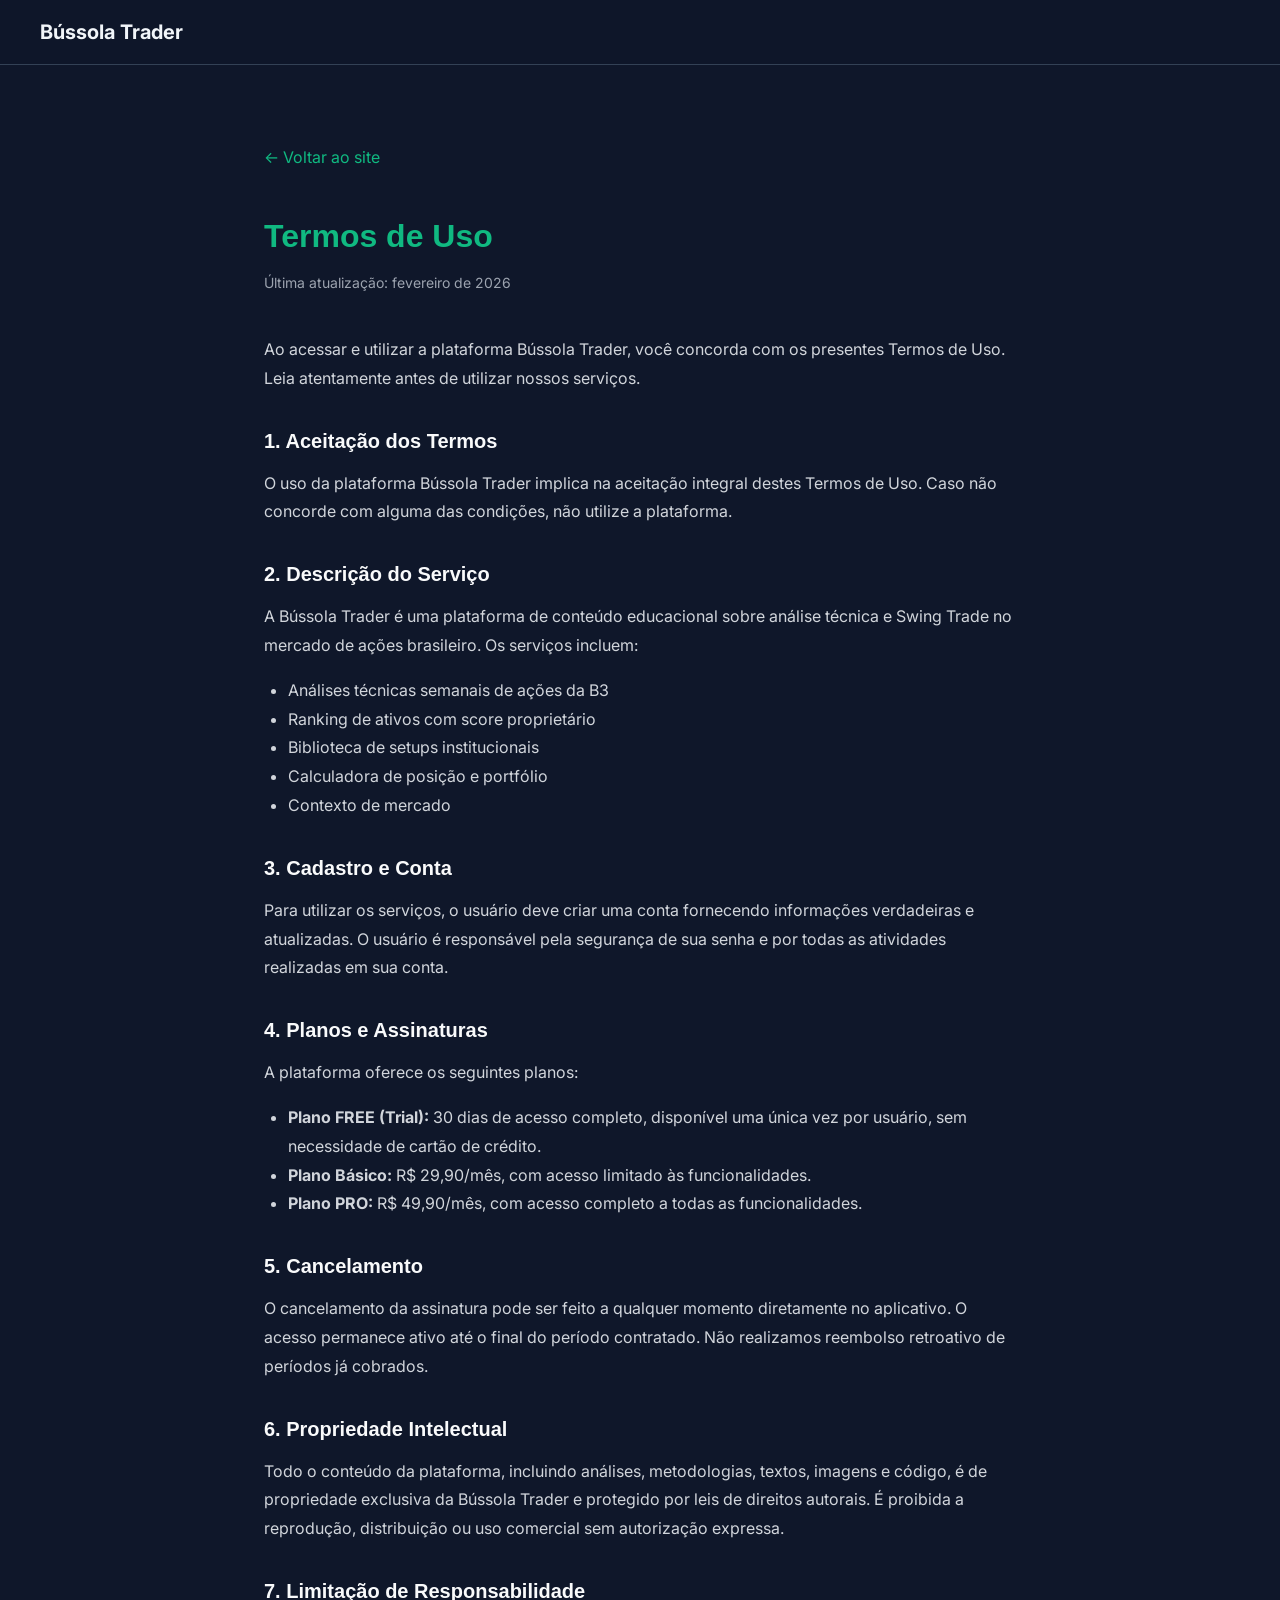
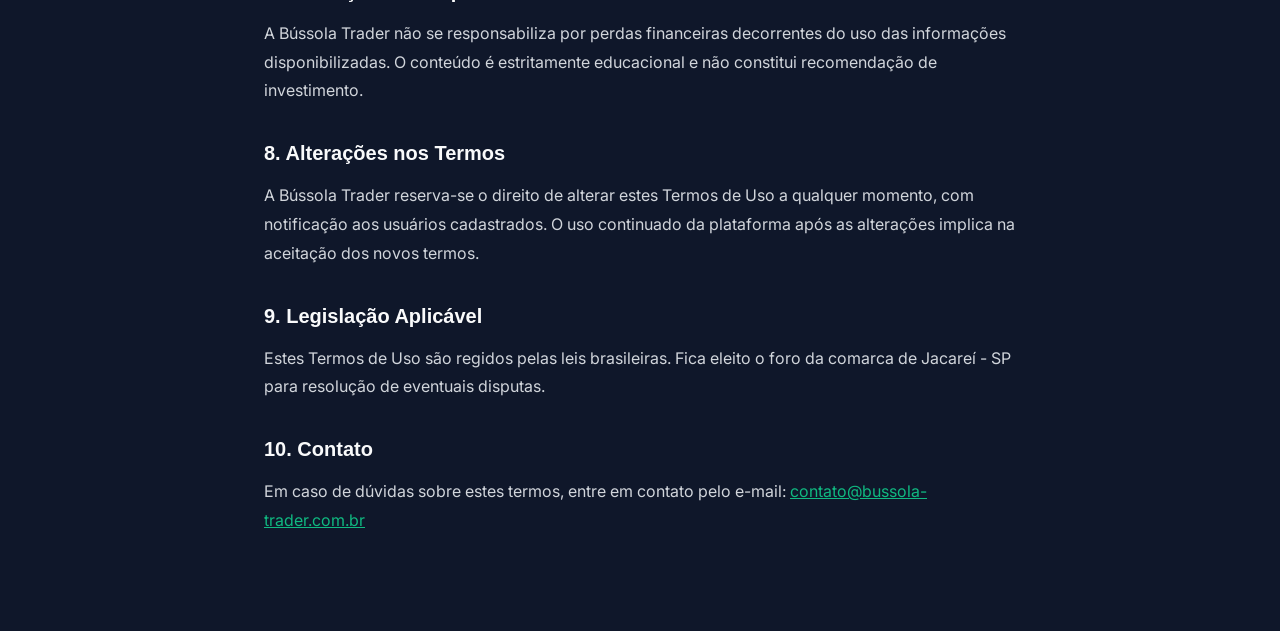
<file: termos-de-uso.html>
<!DOCTYPE html>
<html lang="pt-BR">
<head>
    <meta charset="UTF-8">
    <meta name="viewport" content="width=device-width, initial-scale=1.0">
    <meta name="description" content="Termos de Uso da Bússola Trader.">
    <title>Termos de Uso - Bússola Trader</title>
    <link rel="stylesheet" href="styles.css">
    <link rel="preconnect" href="https://fonts.googleapis.com">
    <link href="https://fonts.googleapis.com/css2?family=Inter:wght@300;400;500;600;700;800&display=swap" rel="stylesheet">
    <style>
        .legal-page { max-width: 800px; margin: 0 auto; padding: 80px 24px; color: #E5E7EB; }
        .legal-page h1 { font-size: 2rem; color: #10B981; margin-bottom: 8px; }
        .legal-page .updated { font-size: 0.875rem; color: #9CA3AF; margin-bottom: 40px; }
        .legal-page h2 { font-size: 1.25rem; color: #F9FAFB; margin: 32px 0 12px; }
        .legal-page p { line-height: 1.8; color: #D1D5DB; margin-bottom: 16px; }
        .legal-page ul { margin: 0 0 16px 24px; color: #D1D5DB; line-height: 1.8; }
        .legal-page .back-link { display: inline-block; margin-bottom: 40px; color: #10B981; text-decoration: none; }
        .legal-page .back-link:hover { text-decoration: underline; }
    </style>
</head>
<body>
    <header class="header">
        <nav class="nav container">
            <div class="nav-logo">
                <span class="logo-text">Bússola Trader</span>
            </div>
        </nav>
    </header>

    <div class="legal-page">
        <a href="/" class="back-link">← Voltar ao site</a>
        <h1>Termos de Uso</h1>
        <p class="updated">Última atualização: fevereiro de 2026</p>

        <p>Ao acessar e utilizar a plataforma Bússola Trader, você concorda com os presentes Termos de Uso. Leia atentamente antes de utilizar nossos serviços.</p>

        <h2>1. Aceitação dos Termos</h2>
        <p>O uso da plataforma Bússola Trader implica na aceitação integral destes Termos de Uso. Caso não concorde com alguma das condições, não utilize a plataforma.</p>

        <h2>2. Descrição do Serviço</h2>
        <p>A Bússola Trader é uma plataforma de conteúdo educacional sobre análise técnica e Swing Trade no mercado de ações brasileiro. Os serviços incluem:</p>
        <ul>
            <li>Análises técnicas semanais de ações da B3</li>
            <li>Ranking de ativos com score proprietário</li>
            <li>Biblioteca de setups institucionais</li>
            <li>Calculadora de posição e portfólio</li>
            <li>Contexto de mercado</li>
        </ul>

        <h2>3. Cadastro e Conta</h2>
        <p>Para utilizar os serviços, o usuário deve criar uma conta fornecendo informações verdadeiras e atualizadas. O usuário é responsável pela segurança de sua senha e por todas as atividades realizadas em sua conta.</p>

        <h2>4. Planos e Assinaturas</h2>
        <p>A plataforma oferece os seguintes planos:</p>
        <ul>
            <li><strong>Plano FREE (Trial):</strong> 30 dias de acesso completo, disponível uma única vez por usuário, sem necessidade de cartão de crédito.</li>
            <li><strong>Plano Básico:</strong> R$ 29,90/mês, com acesso limitado às funcionalidades.</li>
            <li><strong>Plano PRO:</strong> R$ 49,90/mês, com acesso completo a todas as funcionalidades.</li>
        </ul>

        <h2>5. Cancelamento</h2>
        <p>O cancelamento da assinatura pode ser feito a qualquer momento diretamente no aplicativo. O acesso permanece ativo até o final do período contratado. Não realizamos reembolso retroativo de períodos já cobrados.</p>

        <h2>6. Propriedade Intelectual</h2>
        <p>Todo o conteúdo da plataforma, incluindo análises, metodologias, textos, imagens e código, é de propriedade exclusiva da Bússola Trader e protegido por leis de direitos autorais. É proibida a reprodução, distribuição ou uso comercial sem autorização expressa.</p>

        <h2>7. Limitação de Responsabilidade</h2>
        <p>A Bússola Trader não se responsabiliza por perdas financeiras decorrentes do uso das informações disponibilizadas. O conteúdo é estritamente educacional e não constitui recomendação de investimento.</p>

        <h2>8. Alterações nos Termos</h2>
        <p>A Bússola Trader reserva-se o direito de alterar estes Termos de Uso a qualquer momento, com notificação aos usuários cadastrados. O uso continuado da plataforma após as alterações implica na aceitação dos novos termos.</p>

        <h2>9. Legislação Aplicável</h2>
        <p>Estes Termos de Uso são regidos pelas leis brasileiras. Fica eleito o foro da comarca de Jacareí - SP para resolução de eventuais disputas.</p>

        <h2>10. Contato</h2>
        <p>Em caso de dúvidas sobre estes termos, entre em contato pelo e-mail: <a href="mailto:contato@bussola-trader.com.br" style="color:#10B981;">contato@bussola-trader.com.br</a></p>
    </div>
</body>
</html>
</file>
<file: styles.css>
/* Reset e Variáveis */
* {
    margin: 0;
    padding: 0;
    box-sizing: border-box;
}

:root {
    --primary: #10B981;
    --primary-dark: #059669;
    --bg-dark: #0F172A;
    --bg-card: #1E293B;
    --text-primary: #F1F5F9;
    --text-secondary: #94A3B8;
    --border: #334155;
}

html {
    scroll-behavior: smooth;
}

body {
    font-family: 'Inter', sans-serif;
    background: var(--bg-dark);
    color: var(--text-primary);
    line-height: 1.6;
}

h1, h2 {
    font-family: 'Sora', sans-serif;
}

.container {
    max-width: 1200px;
    margin: 0 auto;
    padding: 0 20px;
}

/* Header & Navigation */
.header {
    background: rgba(15, 23, 42, 0.95);
    backdrop-filter: blur(10px);
    border-bottom: 1px solid var(--border);
    position: sticky;
    top: 0;
    z-index: 1000;
}

.nav {
    display: flex;
    justify-content: space-between;
    align-items: center;
    padding: 1rem 0;
}

.nav-logo {
    display: flex;
    align-items: center;
    gap: 12px;
}

.logo-circle {
    width: 50px;
    height: 50px;
    display: flex;
    align-items: center;
    justify-content: center;
}

.logo-text {
    font-size: 1.25rem;
    font-weight: 700;
    color: var(--text-primary);
}

.nav-links {
    display: flex;
    align-items: center;
    gap: 2rem;
}

.nav-links a {
    color: var(--text-secondary);
    text-decoration: none;
    font-weight: 500;
    transition: color 0.3s;
}

.nav-links a:hover {
    color: var(--primary);
}

.mobile-menu-btn {
    display: none;
    flex-direction: column;
    gap: 4px;
    background: none;
    border: none;
    cursor: pointer;
}

.mobile-menu-btn span {
    width: 25px;
    height: 3px;
    background: var(--text-primary);
    transition: 0.3s;
}

/* Buttons */
.btn-primary, .btn-secondary, .btn-outline {
    padding: 12px 24px;
    border-radius: 8px;
    font-weight: 600;
    text-decoration: none;
    display: inline-flex;
    align-items: center;
    gap: 8px;
    transition: all 0.3s;
    cursor: pointer;
    border: none;
    font-size: 1rem;
}

.btn-primary {
    background: var(--primary);
    color: white;
}

.btn-primary:hover {
    background: var(--primary-dark);
    transform: translateY(-2px);
    box-shadow: 0 10px 30px rgba(16, 185, 129, 0.3);
}

.btn-secondary {
    background: transparent;
    color: var(--text-primary);
    border: 2px solid var(--border);
}

.btn-secondary:hover {
    border-color: var(--primary);
    color: var(--primary);
}

.btn-outline {
    background: transparent;
    color: var(--primary);
    border: 2px solid var(--primary);
}

.btn-outline:hover {
    background: var(--primary);
    color: white;
}

.btn-large {
    padding: 16px 32px;
    font-size: 1.1rem;
}

/* Hero Section */
.hero {
    padding: 120px 0 100px;
    text-align: center;
    background: radial-gradient(ellipse at 50% 0%, rgba(16, 185, 129, 0.08) 0%, transparent 70%);
}

.hero-content {
    max-width: 800px;
    margin: 0 auto;
}

.hero-badge {
    display: inline-block;
    padding: 6px 14px;
    background: rgba(16, 185, 129, 0.08);
    border: 1px solid rgba(16, 185, 129, 0.3);
    border-radius: 4px;
    color: var(--primary);
    font-size: 0.8rem;
    font-weight: 600;
    letter-spacing: 0.08em;
    text-transform: uppercase;
    margin-bottom: 32px;
}

.hero-title {
    font-size: 3.5rem;
    font-weight: 800;
    line-height: 1.15;
    margin-bottom: 24px;
    color: #F1F5F9;
    letter-spacing: -0.02em;
}

.hero-subtitle {
    font-size: 1.25rem;
    color: var(--text-secondary);
    margin-bottom: 40px;
    line-height: 1.6;
}

.hero-cta {
    margin-bottom: 60px;
}

.hero-note {
    margin-top: 16px;
    font-size: 0.9rem;
    color: var(--text-secondary);
}

.hero-stats {
    display: grid;
    grid-template-columns: repeat(3, 1fr);
    gap: 40px;
    max-width: 600px;
    margin: 0 auto;
}

.stat {
    text-align: center;
}

.stat-number {
    font-size: 2.5rem;
    font-weight: 800;
    color: var(--primary);
    margin-bottom: 8px;
}

.stat-label {
    font-size: 0.9rem;
    color: var(--text-secondary);
}

/* Sections */
section {
    padding: 80px 0;
}

.section-header {
    text-align: center;
    margin-bottom: 60px;
}

.section-badge {
    display: inline-block;
    padding: 6px 16px;
    background: rgba(16, 185, 129, 0.1);
    border: 1px solid var(--primary);
    border-radius: 50px;
    color: var(--primary);
    font-size: 0.85rem;
    font-weight: 600;
    margin-bottom: 16px;
}

.section-title {
    font-size: 2.5rem;
    font-weight: 700;
    margin-bottom: 16px;
}

/* About Section */
.about {
    background: var(--bg-card);
}

.about-description {
    font-size: 1.15rem;
    color: var(--text-secondary);
    margin-bottom: 40px;
    line-height: 1.8;
}

.features-list {
    display: grid;
    gap: 24px;
}

.feature-item {
    display: flex;
    gap: 16px;
    padding: 24px;
    background: var(--bg-dark);
    border-radius: 12px;
    border: 1px solid var(--border);
}

.check-icon {
    flex-shrink: 0;
}

.feature-item h3 {
    font-size: 1.1rem;
    margin-bottom: 8px;
    color: var(--text-primary);
}

.feature-item p {
    color: var(--text-secondary);
    font-size: 0.95rem;
}

/* How It Works */
.steps {
    display: flex;
    align-items: center;
    justify-content: center;
    gap: 40px;
    flex-wrap: wrap;
}

.step {
    flex: 1;
    min-width: 250px;
    max-width: 300px;
    text-align: center;
    padding: 32px;
    background: var(--bg-card);
    border-radius: 12px;
    border: 1px solid var(--border);
}

.step-number {
    width: 60px;
    height: 60px;
    background: var(--primary);
    color: white;
    border-radius: 50%;
    display: flex;
    align-items: center;
    justify-content: center;
    font-size: 1.5rem;
    font-weight: 700;
    margin: 0 auto 20px;
}

.step h3 {
    font-size: 1.25rem;
    margin-bottom: 12px;
}

.step p {
    color: var(--text-secondary);
    font-size: 0.95rem;
}

.step-arrow {
    font-size: 2rem;
    color: var(--primary);
}

/* Screenshots */
.screenshots {
    background: var(--bg-card);
}

.screenshots-grid {
    display: grid;
    grid-template-columns: repeat(auto-fit, minmax(300px, 1fr));
    gap: 24px;
}

.screenshot-card {
    padding: 32px;
    background: var(--bg-dark);
    border-radius: 12px;
    border: 1px solid var(--border);
    transition: transform 0.3s, border-color 0.3s;
}

.screenshot-card:hover {
    transform: translateY(-5px);
    border-color: var(--primary);
}

.screenshot-card h3 {
    font-size: 1.15rem;
    margin-bottom: 12px;
    color: var(--primary);
}

.screenshot-card p {
    color: var(--text-secondary);
    font-size: 0.95rem;
}

/* Pricing */
.pricing-cards {
    display: grid;
    grid-template-columns: repeat(auto-fit, minmax(300px, 1fr));
    gap: 32px;
}

.pricing-card {
    background: var(--bg-card);
    border: 2px solid var(--border);
    border-radius: 16px;
    padding: 40px 32px;
    position: relative;
    transition: transform 0.3s, border-color 0.3s;
}

.pricing-card:hover {
    transform: translateY(-5px);
    border-color: var(--primary);
}

.pricing-card.featured {
    border-color: var(--primary);
    background: linear-gradient(135deg, var(--bg-card) 0%, rgba(16, 185, 129, 0.05) 100%);
}

.badge-recommended {
    position: absolute;
    top: -12px;
    left: 50%;
    transform: translateX(-50%);
    background: var(--primary);
    color: white;
    padding: 6px 16px;
    border-radius: 50px;
    font-size: 0.85rem;
    font-weight: 700;
}

.pricing-header {
    text-align: center;
    margin-bottom: 32px;
    padding-bottom: 32px;
    border-bottom: 1px solid var(--border);
}

.pricing-header h3 {
    font-size: 1.5rem;
    margin-bottom: 16px;
}

.price {
    display: flex;
    align-items: baseline;
    justify-content: center;
    gap: 4px;
}

.currency {
    font-size: 1.5rem;
    color: var(--text-secondary);
}

.amount {
    font-size: 3rem;
    font-weight: 800;
    color: var(--primary);
}

.period {
    font-size: 1.25rem;
    color: var(--text-secondary);
}

.trial-badge {
    margin-top: 8px;
    color: var(--primary);
    font-size: 0.9rem;
    font-weight: 600;
}

.features {
    list-style: none;
    margin-bottom: 32px;
}

.features li {
    padding: 12px 0;
    color: var(--text-secondary);
    border-bottom: 1px solid var(--border);
}

.features li:last-child {
    border-bottom: none;
}

.note {
    text-align: center;
    margin-top: 16px;
    font-size: 0.85rem;
    color: var(--text-secondary);
}

/* FAQ */
.faq {
    background: var(--bg-card);
}

.faq-list {
    max-width: 800px;
    margin: 0 auto;
}

.faq-item {
    border-bottom: 1px solid var(--border);
}

.faq-question {
    width: 100%;
    padding: 24px 0;
    background: none;
    border: none;
    color: var(--text-primary);
    font-size: 1.1rem;
    font-weight: 600;
    text-align: left;
    cursor: pointer;
    display: flex;
    justify-content: space-between;
    align-items: center;
}

.faq-icon {
    transition: transform 0.3s;
}

.faq-item.active .faq-icon {
    transform: rotate(180deg);
}

.faq-answer {
    max-height: 0;
    overflow: hidden;
    transition: max-height 0.3s ease-out;
}

.faq-item.active .faq-answer {
    max-height: 500px;
}

.faq-answer p {
    padding: 0 0 24px 0;
    color: var(--text-secondary);
    line-height: 1.6;
}

/* CTA Final */
.cta-final {
    background: linear-gradient(135deg, var(--primary) 0%, #059669 100%);
    padding: 80px 0;
    text-align: center;
}

.cta-content h2 {
    font-size: 2.5rem;
    margin-bottom: 16px;
}

.cta-content p {
    font-size: 1.25rem;
    margin-bottom: 32px;
    opacity: 0.9;
}

.cta-final .btn-primary {
    background: white;
    color: var(--primary);
}

.cta-final .btn-primary:hover {
    background: var(--bg-dark);
    color: white;
}

/* Footer */
.footer {
    background: var(--bg-card);
    border-top: 1px solid var(--border);
    padding: 60px 0 30px;
}

.footer-content {
    display: grid;
    grid-template-columns: 2fr 1fr 1fr 1fr;
    gap: 40px;
    margin-bottom: 40px;
}

.footer-logo {
    display: flex;
    align-items: center;
    gap: 12px;
    margin-bottom: 16px;
}

.footer-logo span {
    font-size: 1.25rem;
    font-weight: 700;
}

.footer-description {
    color: var(--text-secondary);
    margin-bottom: 24px;
}

.social-links {
    display: flex;
    gap: 16px;
}

.social-links a {
    width: 40px;
    height: 40px;
    background: var(--bg-dark);
    border-radius: 50%;
    display: flex;
    align-items: center;
    justify-content: center;
    color: var(--text-secondary);
    transition: all 0.3s;
}

.social-links a:hover {
    background: var(--primary);
    color: white;
}

.footer-column h4 {
    margin-bottom: 16px;
    font-size: 1rem;
}

.footer-column ul {
    list-style: none;
}

.footer-column ul li {
    margin-bottom: 12px;
}

.footer-column a {
    color: var(--text-secondary);
    text-decoration: none;
    transition: color 0.3s;
}

.footer-column a:hover {
    color: var(--primary);
}

.footer-bottom {
    border-top: 1px solid var(--border);
    padding-top: 30px;
    text-align: center;
    color: var(--text-secondary);
    font-size: 0.9rem;
}

.disclaimer-text {
    margin-top: 16px;
    font-size: 0.85rem;
    color: var(--primary);
}

/* Responsive */
@media (max-width: 968px) {
    .hero-title {
        font-size: 2.5rem;
    }
    
    .section-title {
        font-size: 2rem;
    }
    
    .footer-content {
        grid-template-columns: 1fr 1fr;
    }
    
    .step-arrow {
        display: none;
    }
}

@media (max-width: 768px) {
    .nav-links {
        display: none;
    }
    
    .mobile-menu-btn {
        display: flex;
    }
    
    .hero {
        padding: 60px 0;
    }
    
    .hero-title {
        font-size: 2rem;
    }
    
    .hero-subtitle {
        font-size: 1rem;
    }
    
    .hero-stats {
        grid-template-columns: 1fr;
        gap: 24px;
    }
    
    .section-title {
        font-size: 1.75rem;
    }
    
    .footer-content {
        grid-template-columns: 1fr;
    }
}
</file>
